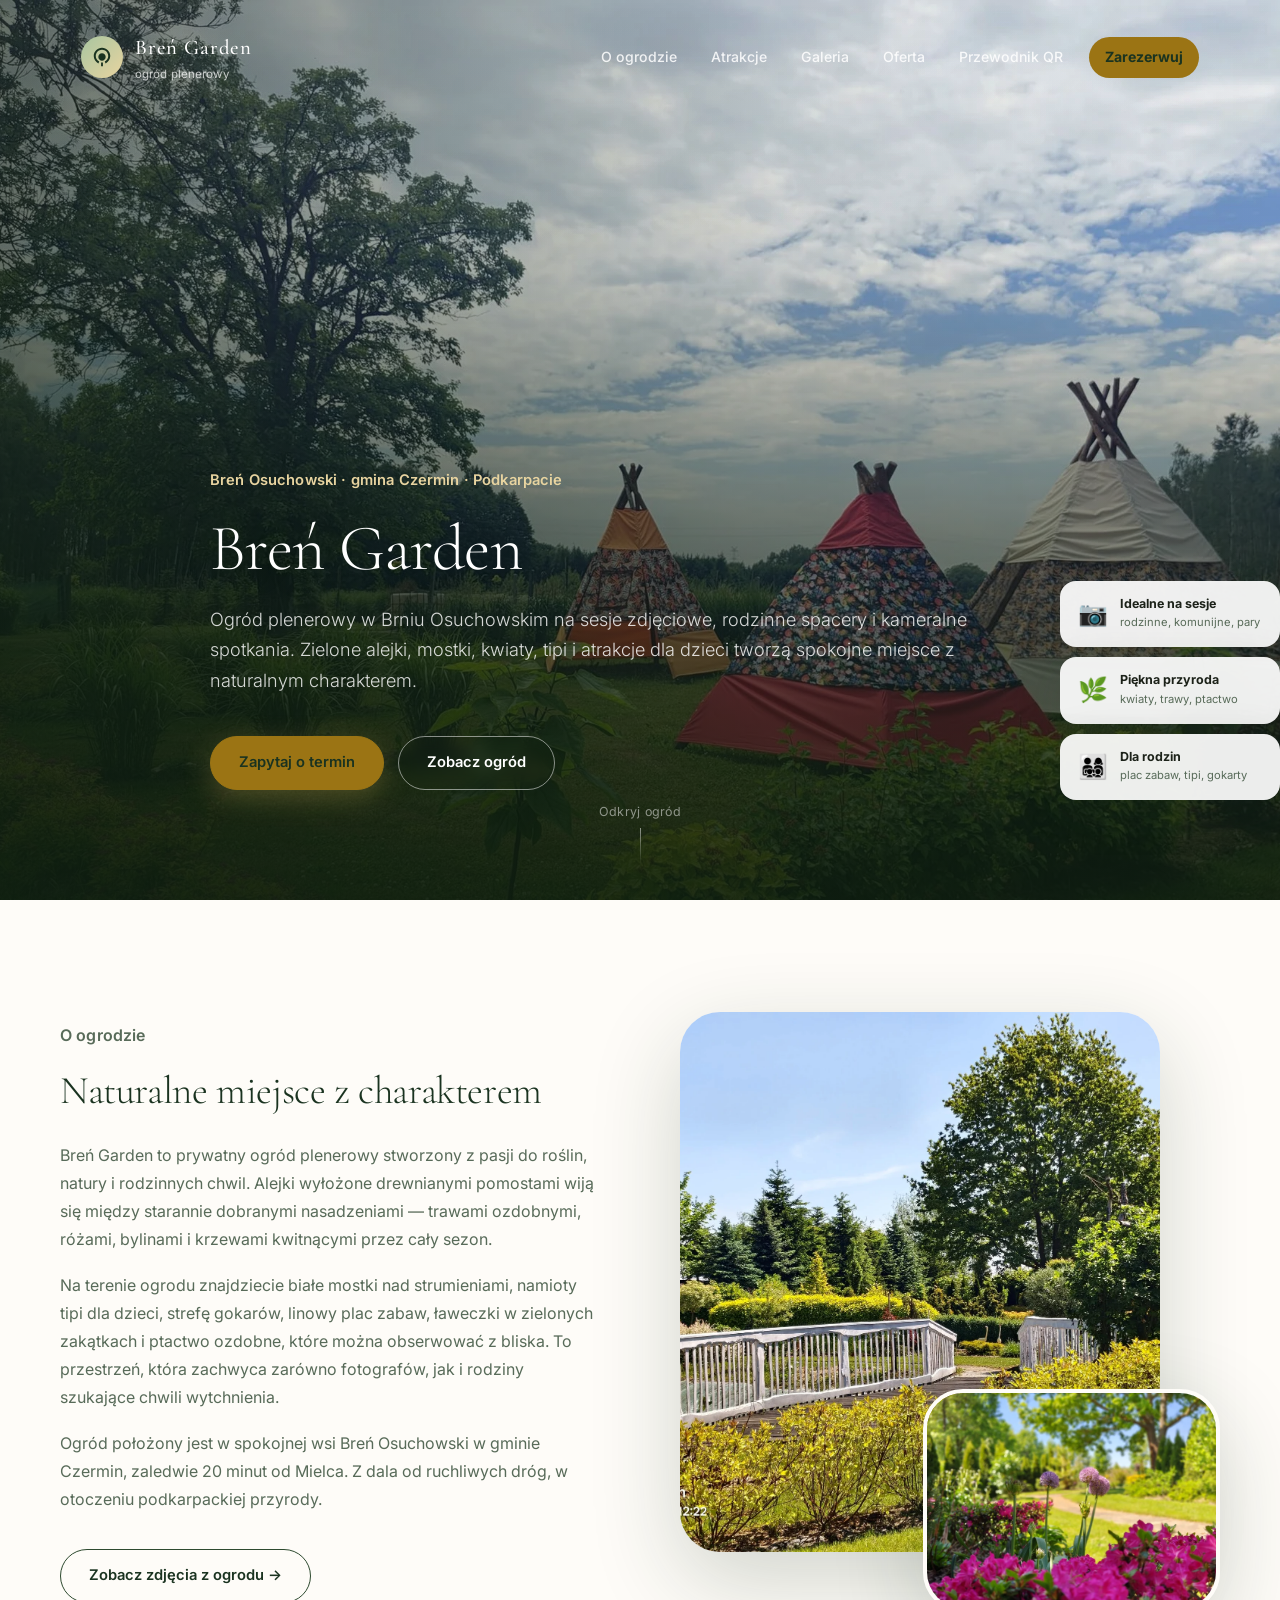
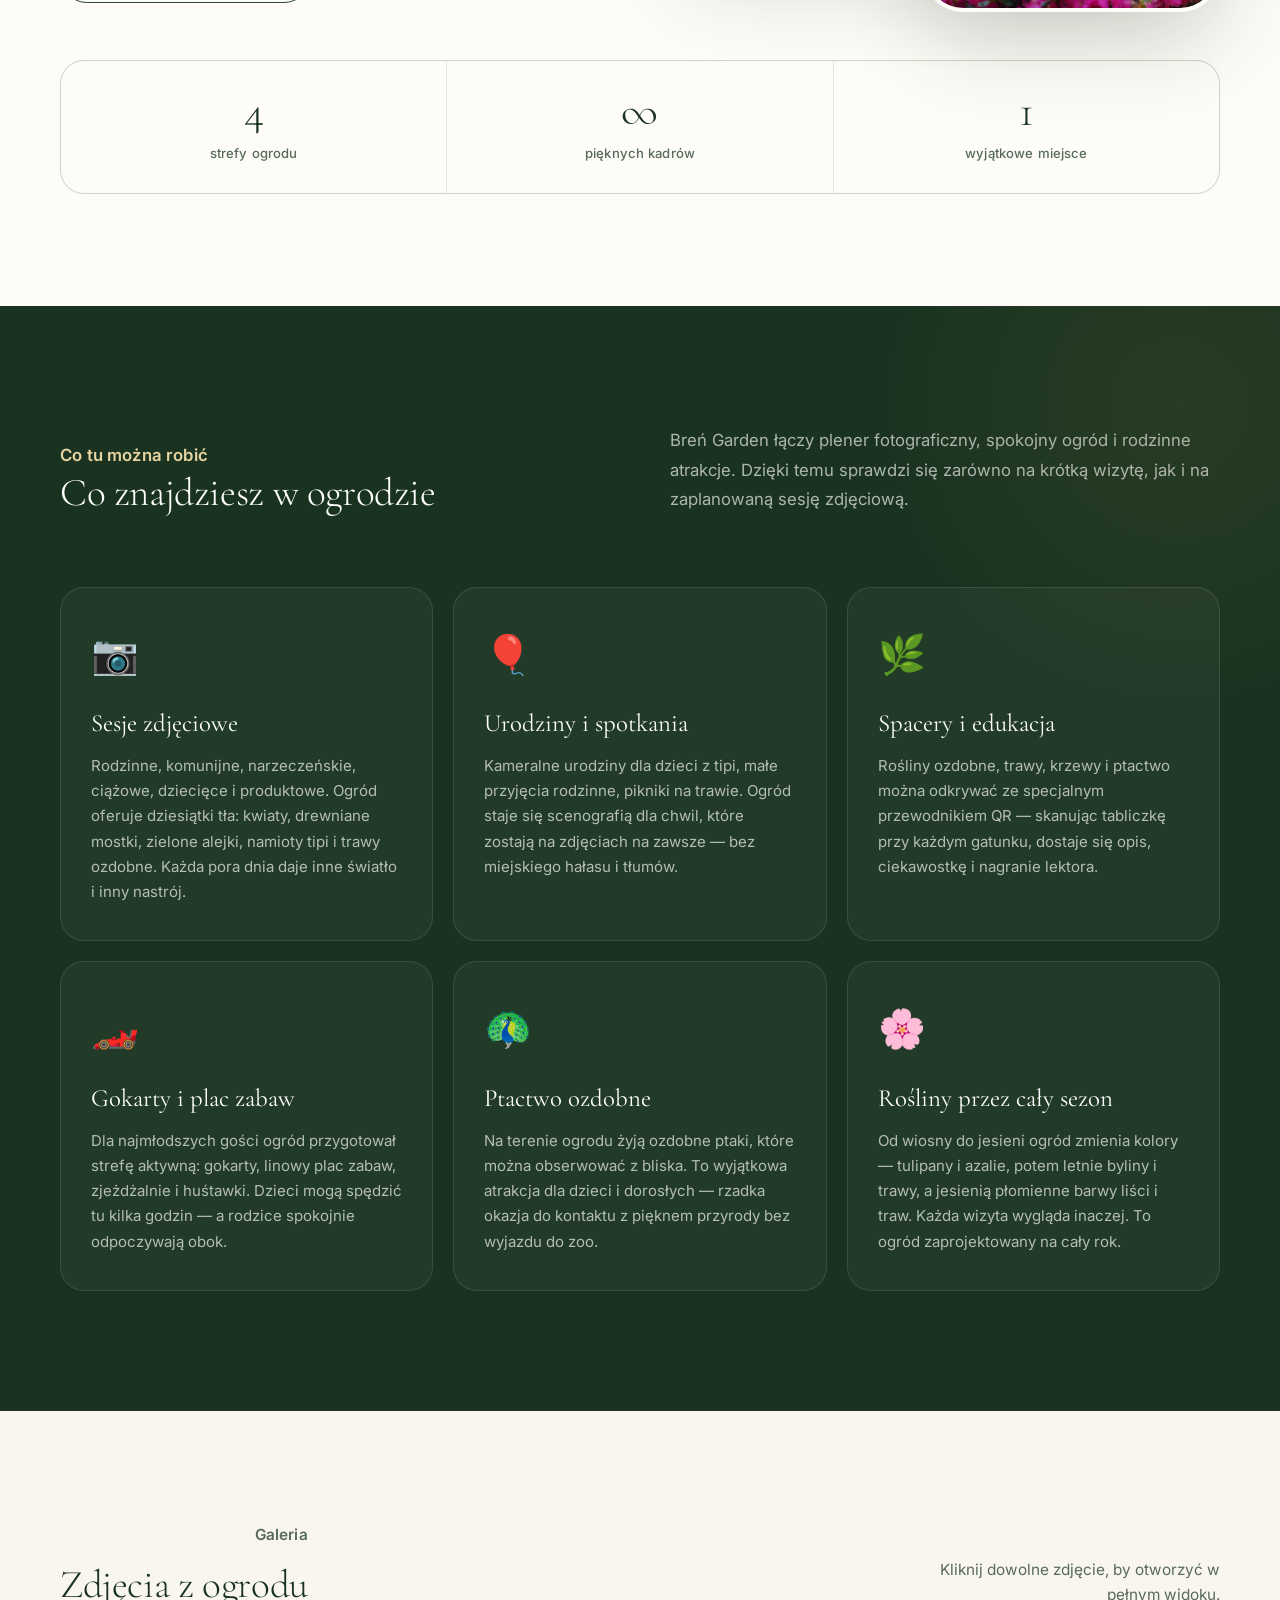
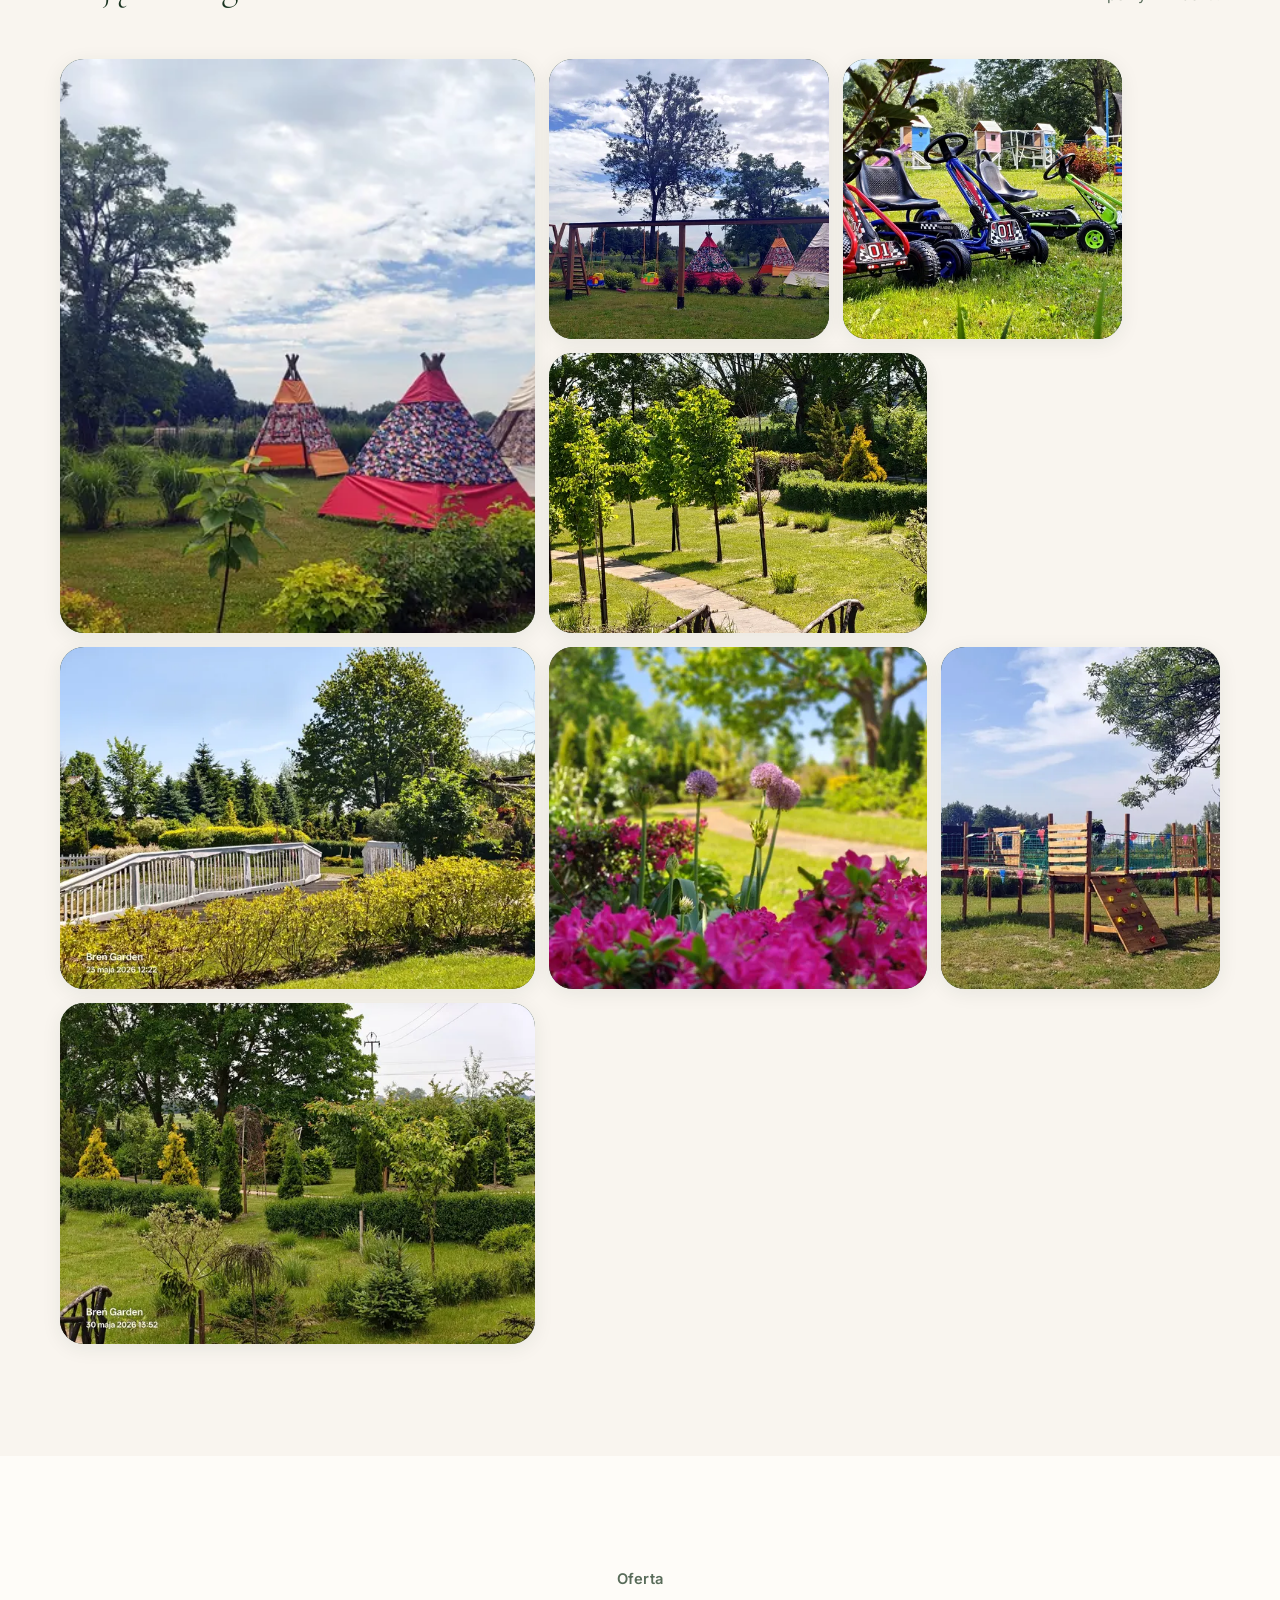
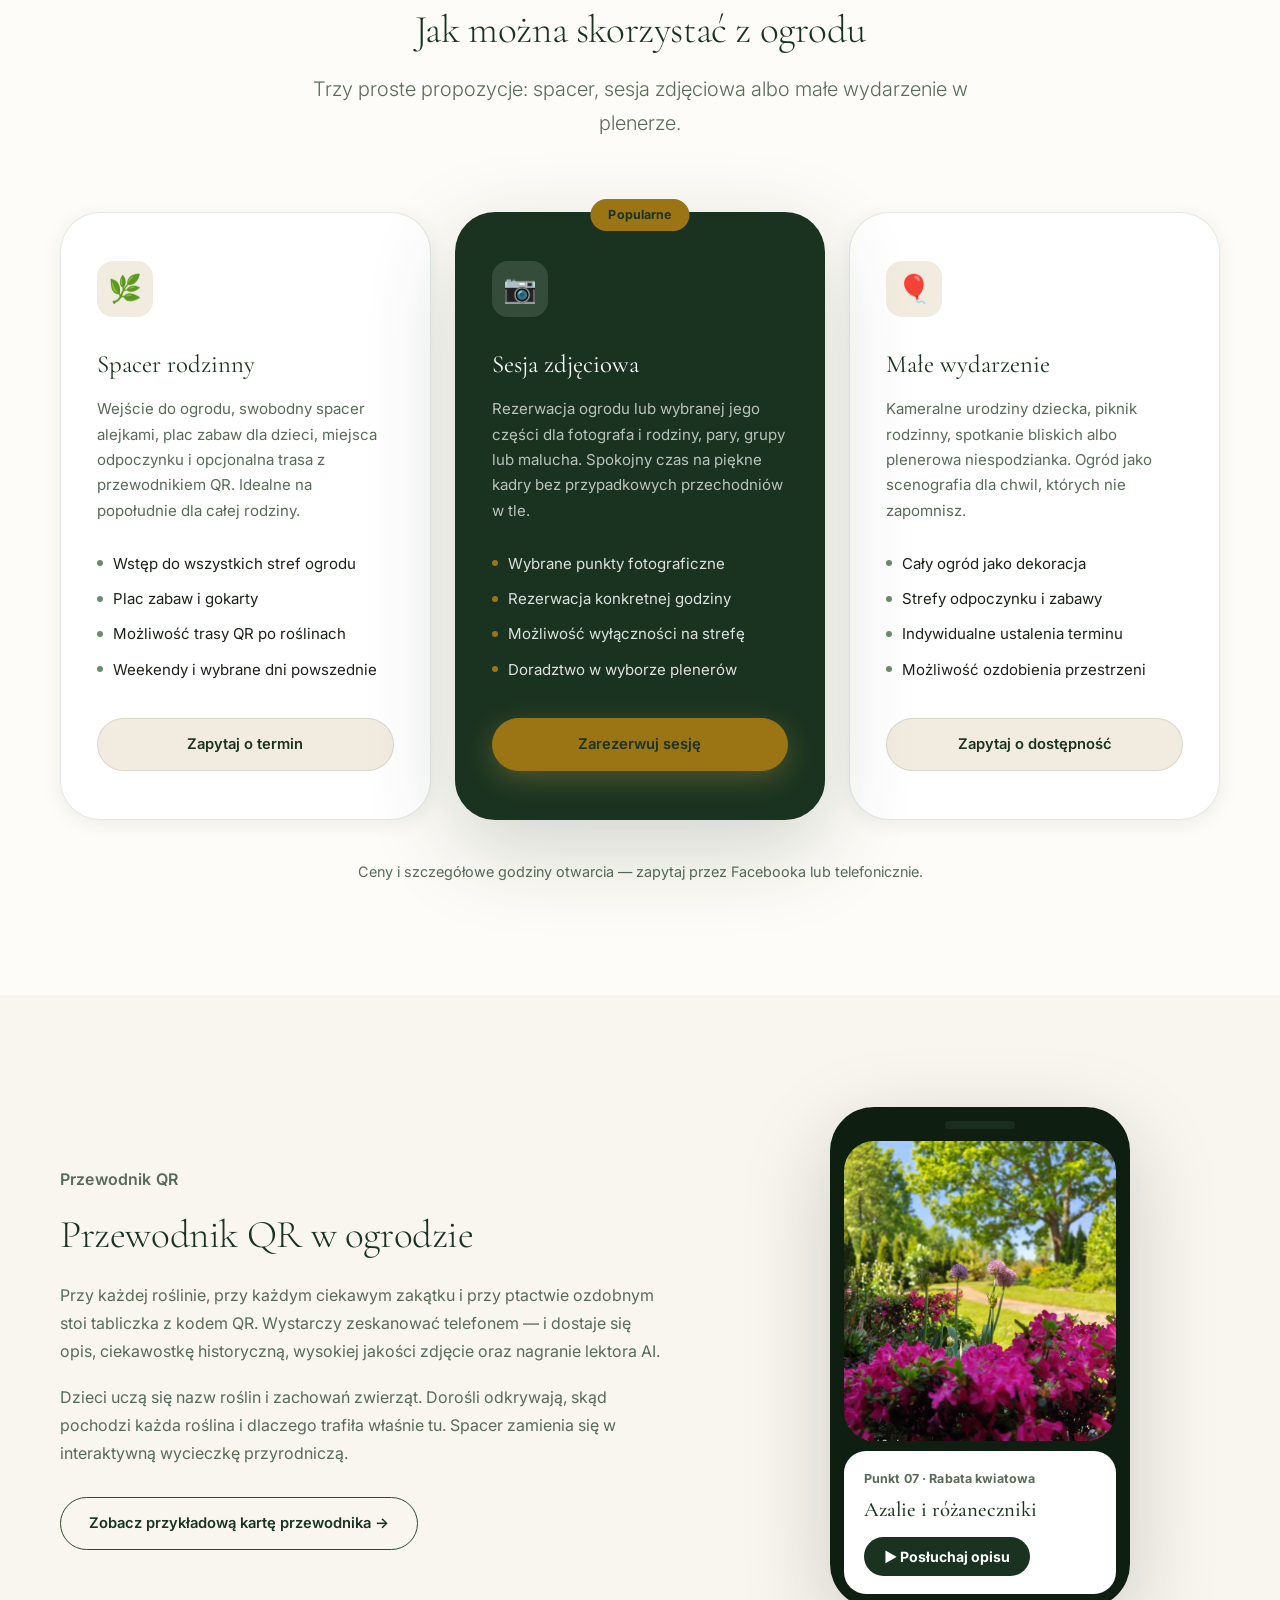
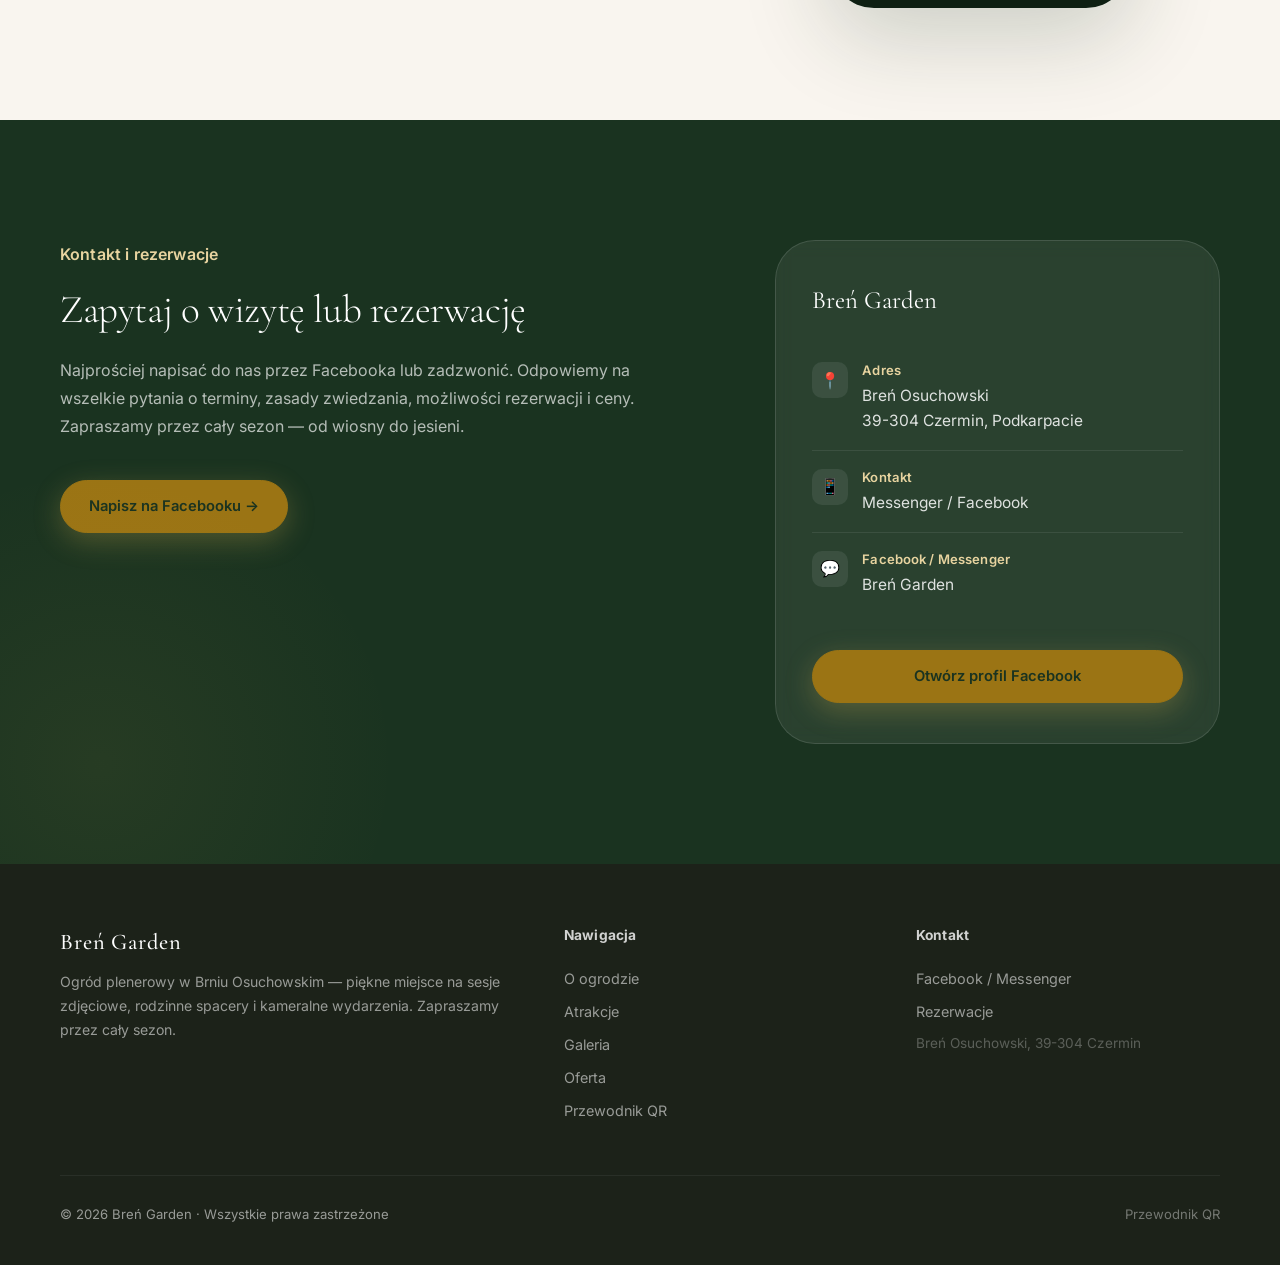
<file: index.html>
<!doctype html>
<html lang="pl">
<head>
  <meta charset="utf-8">
  <meta name="viewport" content="width=device-width, initial-scale=1">
  <title>Breń Garden – ogród plenerowy, sesje zdjęciowe i spacery</title>
  <meta name="description" content="Breń Garden w Brniu Osuchowskim — malowniczy ogród z alejkami, kwiatami, tipi, placem zabaw i ptactwem ozdobnym. Idealne miejsce na sesje zdjęciowe, spacery rodzinne i kameralne wydarzenia.">
  <meta name="theme-color" content="#1a3320">
  <link rel="canonical" href="https://bren-garden.github.io/">
  <meta property="og:type" content="website">
  <meta property="og:url" content="https://bren-garden.github.io/">
  <meta property="og:title" content="Breń Garden – ogród plenerowy na Podkarpaciu">
  <meta property="og:description" content="Alejki, mostki, kwiaty, tipi i zielone zakątki. Ogród jak z bajki, 20 minut od Mielca.">
  <meta property="og:image" content="https://bren-garden.github.io/assets/img/og-cover.webp">
  <meta name="twitter:card" content="summary_large_image">
  <link rel="icon" href="assets/icons/leaf.svg" type="image/svg+xml">
  <link rel="preconnect" href="https://fonts.googleapis.com">
  <link rel="preconnect" href="https://fonts.gstatic.com" crossorigin>
  <link href="https://fonts.googleapis.com/css2?family=Cormorant+Garamond:ital,wght@0,300;0,400;0,500;0,600;1,300;1,400&family=Inter:wght@300;400;500;600;700&display=swap" rel="stylesheet">
  <link rel="stylesheet" href="css/style.css">
  <script type="application/ld+json">
  {
    "@context": "https://schema.org",
    "@type": "TouristAttraction",
    "name": "Breń Garden",
    "description": "Ogród plenerowy do spacerów, sesji zdjęciowych i kameralnych wydarzeń rodzinnych.",
    "address": {
      "@type": "PostalAddress",
      "addressLocality": "Breń Osuchowski",
      "postalCode": "39-304",
      "addressCountry": "PL"
    },
    "url": "https://bren-garden.github.io/",
    "image": "https://bren-garden.github.io/assets/img/og-cover.webp",
    "sameAs": ["https://www.facebook.com/p/Bre%C5%84-Garden-61556563711316/"]
  }
  </script>
</head>
<body>

  <!-- ── Header ───────────────────────────────────────────────────── -->
  <header class="site-header" data-header>
    <div class="header-inner">
      <a class="brand" href="#start" aria-label="Breń Garden — strona główna">
        <div class="brand-mark">
          <svg viewBox="0 0 24 24" xmlns="http://www.w3.org/2000/svg">
            <path d="M12 2C7 2 3 6 3 11c0 3.5 2 6.5 5 8l1-2c-2.3-1.2-3.8-3.5-3.8-6C5.2 7.1 8.2 4 12 4c3.8 0 6.8 3.1 6.8 7 0 2.5-1.5 4.8-3.8 6l1 2c3-1.5 5-4.5 5-8 0-5-4-9-9-9z"/>
            <path d="M12 8c-2.2 0-4 1.8-4 4s1.8 4 4 4 4-1.8 4-4-1.8-4-4-4z"/>
            <path d="M11 22h2v-4h-2z"/>
          </svg>
        </div>
        <div>
          <div class="brand-name">Breń Garden</div>
          <div class="brand-sub">ogród plenerowy</div>
        </div>
      </a>
      <button type="button" class="nav-toggle" data-nav-toggle aria-controls="menu-glowne" aria-expanded="false" aria-label="Otwórz menu">☰</button>
      <nav class="main-nav" id="menu-glowne" data-nav>
        <a href="#ogrod">O ogrodzie</a>
        <a href="#atrakcje">Atrakcje</a>
        <a href="#galeria">Galeria</a>
        <a href="#oferta">Oferta</a>
        <a href="#qr">Przewodnik QR</a>
        <a href="#kontakt" class="nav-cta">Zarezerwuj</a>
      </nav>
    </div>
  </header>

  <!-- ── Hero ─────────────────────────────────────────────────────── -->
  <section class="hero" id="start" data-hero>
    <picture>
      <source media="(max-width: 700px)" srcset="assets/img/mobile-hero.webp">
      <img src="assets/img/hero.webp" width="2200" height="1250" alt="Zielone alejki i namioty tipi w Breń Garden" class="hero-bg" fetchpriority="high" decoding="async">
    </picture>
    <div class="hero-gradient"></div>

    <div class="hero-content wrap">
      <p class="eyebrow">Breń Osuchowski · gmina Czermin · Podkarpacie</p>
      <h1 class="display">Breń Garden</h1>
      <p class="lead">
        Ogród plenerowy w Brniu Osuchowskim na sesje zdjęciowe, rodzinne spacery i kameralne spotkania. Zielone alejki, mostki, kwiaty, tipi i atrakcje dla dzieci tworzą spokojne miejsce z naturalnym charakterem.
      </p>
      <div class="hero-actions">
        <a class="btn btn-gold" href="#kontakt">Zapytaj o termin</a>
        <a class="btn btn-outline" href="#galeria">Zobacz ogród</a>
      </div>
    </div>

    <div class="hero-badges wrap">
      <div class="hero-badge">
        <span class="badge-icon">📷</span>
        <div>
          <div class="badge-label">Idealne na sesje</div>
          <div class="badge-sub">rodzinne, komunijne, pary</div>
        </div>
      </div>
      <div class="hero-badge">
        <span class="badge-icon">🌿</span>
        <div>
          <div class="badge-label">Piękna przyroda</div>
          <div class="badge-sub">kwiaty, trawy, ptactwo</div>
        </div>
      </div>
      <div class="hero-badge">
        <span class="badge-icon">👨‍👩‍👧‍👦</span>
        <div>
          <div class="badge-label">Dla rodzin</div>
          <div class="badge-sub">plac zabaw, tipi, gokarty</div>
        </div>
      </div>
    </div>

    <div class="scroll-hint" aria-hidden="true">Odkryj ogród</div>
  </section>

  <!-- ── About ─────────────────────────────────────────────────────── -->
  <section class="section-about" id="ogrod">
    <div class="wrap">
      <div class="about-grid">
        <div class="about-text">
          <p class="eyebrow">O ogrodzie</p>
          <h2 class="display">Naturalne miejsce z charakterem</h2>
          <p>
            Breń Garden to prywatny ogród plenerowy stworzony z pasji do roślin, natury i rodzinnych chwil. Alejki wyłożone drewnianymi pomostami wiją się między starannie dobranymi nasadzeniami — trawami ozdobnymi, różami, bylinami i krzewami kwitnącymi przez cały sezon.
          </p>
          <p>
            Na terenie ogrodu znajdziecie białe mostki nad strumieniami, namioty tipi dla dzieci, strefę gokarów, linowy plac zabaw, ławeczki w zielonych zakątkach i ptactwo ozdobne, które można obserwować z bliska. To przestrzeń, która zachwyca zarówno fotografów, jak i rodziny szukające chwili wytchnienia.
          </p>
          <p>
            Ogród położony jest w spokojnej wsi Breń Osuchowski w gminie Czermin, zaledwie 20 minut od Mielca. Z dala od ruchliwych dróg, w otoczeniu podkarpackiej przyrody.
          </p>
          <a class="btn btn-ghost" href="#galeria">Zobacz zdjęcia z ogrodu →</a>
        </div>
        <div class="about-image-stack">
          <div class="about-img-main">
            <img src="assets/img/bialy-most-ogrod.webp" width="1900" height="1425" alt="Biały mostek i alejka w Breń Garden" loading="lazy" decoding="async">
          </div>
          <div class="about-img-accent">
            <img src="assets/img/kwiaty-rozowe.webp" width="1425" height="1900" alt="Kolorowe kwiaty w ogrodzie" loading="lazy" decoding="async">
          </div>
        </div>
      </div>

      <div class="about-stat-strip">
        <div class="stat-item">
          <span class="stat-num">4</span>
          <span class="stat-label">strefy ogrodu</span>
        </div>
        <div class="stat-item">
          <span class="stat-num">∞</span>
          <span class="stat-label">pięknych kadrów</span>
        </div>
        <div class="stat-item">
          <span class="stat-num">1</span>
          <span class="stat-label">wyjątkowe miejsce</span>
        </div>
      </div>
    </div>
  </section>

  <!-- ── Experience (dark) ─────────────────────────────────────────── -->
  <section class="section-experience" id="atrakcje">
    <div class="wrap">
      <div class="exp-header">
        <div>
          <p class="eyebrow">Co tu można robić</p>
          <h2 class="display">Co znajdziesz w ogrodzie</h2>
        </div>
        <p>Breń Garden łączy plener fotograficzny, spokojny ogród i rodzinne atrakcje. Dzięki temu sprawdzi się zarówno na krótką wizytę, jak i na zaplanowaną sesję zdjęciową.</p>
      </div>

      <div class="exp-cards">
        <article class="exp-card">
          <span class="exp-icon">📷</span>
          <h3>Sesje zdjęciowe</h3>
          <p>Rodzinne, komunijne, narzeczeńskie, ciążowe, dziecięce i produktowe. Ogród oferuje dziesiątki tła: kwiaty, drewniane mostki, zielone alejki, namioty tipi i trawy ozdobne. Każda pora dnia daje inne światło i inny nastrój.</p>
        </article>
        <article class="exp-card">
          <span class="exp-icon">🎈</span>
          <h3>Urodziny i spotkania</h3>
          <p>Kameralne urodziny dla dzieci z tipi, małe przyjęcia rodzinne, pikniki na trawie. Ogród staje się scenografią dla chwil, które zostają na zdjęciach na zawsze — bez miejskiego hałasu i tłumów.</p>
        </article>
        <article class="exp-card">
          <span class="exp-icon">🌿</span>
          <h3>Spacery i edukacja</h3>
          <p>Rośliny ozdobne, trawy, krzewy i ptactwo można odkrywać ze specjalnym przewodnikiem QR — skanując tabliczkę przy każdym gatunku, dostaje się opis, ciekawostkę i nagranie lektora.</p>
        </article>
        <article class="exp-card">
          <span class="exp-icon">🏎️</span>
          <h3>Gokarty i plac zabaw</h3>
          <p>Dla najmłodszych gości ogród przygotował strefę aktywną: gokarty, linowy plac zabaw, zjeżdżalnie i huśtawki. Dzieci mogą spędzić tu kilka godzin — a rodzice spokojnie odpoczywają obok.</p>
        </article>
        <article class="exp-card">
          <span class="exp-icon">🦚</span>
          <h3>Ptactwo ozdobne</h3>
          <p>Na terenie ogrodu żyją ozdobne ptaki, które można obserwować z bliska. To wyjątkowa atrakcja dla dzieci i dorosłych — rzadka okazja do kontaktu z pięknem przyrody bez wyjazdu do zoo.</p>
        </article>
        <article class="exp-card">
          <span class="exp-icon">🌸</span>
          <h3>Rośliny przez cały sezon</h3>
          <p>Od wiosny do jesieni ogród zmienia kolory — tulipany i azalie, potem letnie byliny i trawy, a jesienią płomienne barwy liści i traw. Każda wizyta wygląda inaczej. To ogród zaprojektowany na cały rok.</p>
        </article>
      </div>
    </div>
  </section>

  <!-- ── Gallery ───────────────────────────────────────────────────── -->
  <section class="section-gallery" id="galeria">
    <div class="wrap">
      <div class="gallery-header">
        <div>
          <p class="eyebrow">Galeria</p>
          <h2 class="display">Zdjęcia z ogrodu</h2>
        </div>
        <p>Kliknij dowolne zdjęcie, by otworzyć w pełnym widoku.</p>
      </div>
    </div>
    <div class="wrap">
      <div class="gallery-grid" data-gallery>
        <div class="g-item">
          <button type="button" class="gallery-item" data-idx="0" aria-label="Powiększ: Tipi i zielony ogród Breń Garden">
            <img src="assets/img/tipi-ogrod-thumb.webp" width="640" height="460" alt="Tipi i zielony ogród Breń Garden" loading="lazy" decoding="async">
            <div class="gallery-item-overlay"><span>Tipi i zielony ogród Breń Garden</span></div>
          </button>
        </div>
        <div class="g-item">
          <button type="button" class="gallery-item" data-idx="1" aria-label="Powiększ: Plac zabaw, huśtawki i namioty tipi">
            <img src="assets/img/plac-zabaw-tipi-thumb.webp" width="640" height="460" alt="Plac zabaw, huśtawki i namioty tipi" loading="lazy" decoding="async">
            <div class="gallery-item-overlay"><span>Plac zabaw, huśtawki i namioty tipi</span></div>
          </button>
        </div>
        <div class="g-item">
          <button type="button" class="gallery-item" data-idx="2" aria-label="Powiększ: Gokarty dla dzieci i domki ogrodowe">
            <img src="assets/img/gokarty-domki-thumb.webp" width="640" height="460" alt="Gokarty dla dzieci i domki ogrodowe" loading="lazy" decoding="async">
            <div class="gallery-item-overlay"><span>Gokarty dla dzieci i domki ogrodowe</span></div>
          </button>
        </div>
        <div class="g-item">
          <button type="button" class="gallery-item" data-idx="3" aria-label="Powiększ: Mostek i alejka spacerowa">
            <img src="assets/img/mostek-alejka-thumb.webp" width="640" height="460" alt="Mostek i alejka spacerowa" loading="lazy" decoding="async">
            <div class="gallery-item-overlay"><span>Mostek i alejka spacerowa</span></div>
          </button>
        </div>
        <div class="g-item">
          <button type="button" class="gallery-item" data-idx="4" aria-label="Powiększ: Biały mostek i ozdobne nasadzenia">
            <img src="assets/img/bialy-most-ogrod-thumb.webp" width="640" height="460" alt="Biały mostek i ozdobne nasadzenia" loading="lazy" decoding="async">
            <div class="gallery-item-overlay"><span>Biały mostek i ozdobne nasadzenia</span></div>
          </button>
        </div>
        <div class="g-item">
          <button type="button" class="gallery-item" data-idx="5" aria-label="Powiększ: Kolorowe kwiaty w ogrodzie">
            <img src="assets/img/kwiaty-rozowe-thumb.webp" width="640" height="460" alt="Kolorowe kwiaty w ogrodzie" loading="lazy" decoding="async">
            <div class="gallery-item-overlay"><span>Kolorowe kwiaty w ogrodzie</span></div>
          </button>
        </div>
        <div class="g-item">
          <button type="button" class="gallery-item" data-idx="6" aria-label="Powiększ: Drewniany plac zabaw i trasa linowa">
            <img src="assets/img/plac-zabaw-linowy-thumb.webp" width="640" height="460" alt="Drewniany plac zabaw i trasa linowa" loading="lazy" decoding="async">
            <div class="gallery-item-overlay"><span>Drewniany plac zabaw i trasa linowa</span></div>
          </button>
        </div>
        <div class="g-item">
          <button type="button" class="gallery-item" data-idx="7" aria-label="Powiększ: Zielone alejki i kompozycje roślinne">
            <img src="assets/img/zielone-alejki-thumb.webp" width="640" height="460" alt="Zielone alejki i kompozycje roślinne" loading="lazy" decoding="async">
            <div class="gallery-item-overlay"><span>Zielone alejki i kompozycje roślinne</span></div>
          </button>
        </div>
      </div>
    </div>
  </section>

  <!-- ── Offer / Pricing ───────────────────────────────────────────── -->
  <section class="section-offer" id="oferta">
    <div class="wrap">
      <div class="offer-header">
        <p class="eyebrow">Oferta</p>
        <h2 class="display">Jak można skorzystać z ogrodu</h2>
        <p class="lead">Trzy proste propozycje: spacer, sesja zdjęciowa albo małe wydarzenie w plenerze.</p>
      </div>

      <div class="pricing-cards">
        <article class="pricing-card">
          <div class="card-icon">🌿</div>
          <h3>Spacer rodzinny</h3>
          <p>Wejście do ogrodu, swobodny spacer alejkami, plac zabaw dla dzieci, miejsca odpoczynku i opcjonalna trasa z przewodnikiem QR. Idealne na popołudnie dla całej rodziny.</p>
          <ul class="pricing-features">
            <li>Wstęp do wszystkich stref ogrodu</li>
            <li>Plac zabaw i gokarty</li>
            <li>Możliwość trasy QR po roślinach</li>
            <li>Weekendy i wybrane dni powszednie</li>
          </ul>
          <a class="btn" href="#kontakt">Zapytaj o termin</a>
        </article>

        <article class="pricing-card featured">
          <div class="card-icon">📷</div>
          <h3>Sesja zdjęciowa</h3>
          <p>Rezerwacja ogrodu lub wybranej jego części dla fotografa i rodziny, pary, grupy lub malucha. Spokojny czas na piękne kadry bez przypadkowych przechodniów w tle.</p>
          <ul class="pricing-features">
            <li>Wybrane punkty fotograficzne</li>
            <li>Rezerwacja konkretnej godziny</li>
            <li>Możliwość wyłączności na strefę</li>
            <li>Doradztwo w wyborze plenerów</li>
          </ul>
          <a class="btn btn-gold" href="#kontakt">Zarezerwuj sesję</a>
        </article>

        <article class="pricing-card">
          <div class="card-icon">🎈</div>
          <h3>Małe wydarzenie</h3>
          <p>Kameralne urodziny dziecka, piknik rodzinny, spotkanie bliskich albo plenerowa niespodzianka. Ogród jako scenografia dla chwil, których nie zapomnisz.</p>
          <ul class="pricing-features">
            <li>Cały ogród jako dekoracja</li>
            <li>Strefy odpoczynku i zabawy</li>
            <li>Indywidualne ustalenia terminu</li>
            <li>Możliwość ozdobienia przestrzeni</li>
          </ul>
          <a class="btn" href="#kontakt">Zapytaj o dostępność</a>
        </article>
      </div>

      <p class="offer-note">Ceny i szczegółowe godziny otwarcia — zapytaj przez Facebooka lub telefonicznie.</p>
    </div>
  </section>

  <!-- ── QR Guide ──────────────────────────────────────────────────── -->
  <section class="section-qr" id="qr">
    <div class="wrap">
      <div class="qr-inner">
        <div class="qr-content">
          <p class="eyebrow">Przewodnik QR</p>
          <h2 class="display">Przewodnik QR w ogrodzie</h2>
          <p>
            Przy każdej roślinie, przy każdym ciekawym zakątku i przy ptactwie ozdobnym stoi tabliczka z kodem QR. Wystarczy zeskanować telefonem — i dostaje się opis, ciekawostkę historyczną, wysokiej jakości zdjęcie oraz nagranie lektora AI.
          </p>
          <p>
            Dzieci uczą się nazw roślin i zachowań zwierząt. Dorośli odkrywają, skąd pochodzi każda roślina i dlaczego trafiła właśnie tu. Spacer zamienia się w interaktywną wycieczkę przyrodniczą.
          </p>
          <a class="btn btn-ghost" href="przewodnik-qr.html">Zobacz przykładową kartę przewodnika →</a>
        </div>
        <div class="qr-visual">
          <div class="phone-wrap">
            <div class="phone-notch"></div>
            <img src="assets/img/kwiaty-rozowe.webp" width="1425" height="1900" alt="Kwiaty w Breń Garden" loading="lazy" decoding="async">
            <div class="phone-info">
              <small>Punkt 07 · Rabata kwiatowa</small>
              <strong>Azalie i różaneczniki</strong>
              <button type="button" class="phone-play">▶ Posłuchaj opisu</button>
            </div>
          </div>
        </div>
      </div>
    </div>
  </section>

  <!-- ── Contact ───────────────────────────────────────────────────── -->
  <section class="section-contact" id="kontakt">
    <div class="wrap">
      <div class="contact-inner">
        <div class="contact-text">
          <p class="eyebrow">Kontakt i rezerwacje</p>
          <h2 class="display">Zapytaj o wizytę lub rezerwację</h2>
          <p>
            Najprościej napisać do nas przez Facebooka lub zadzwonić. Odpowiemy na wszelkie pytania o terminy, zasady zwiedzania, możliwości rezerwacji i ceny. Zapraszamy przez cały sezon — od wiosny do jesieni.
          </p>
          <a class="btn btn-gold" href="https://www.facebook.com/p/Bre%C5%84-Garden-61556563711316/" target="_blank" rel="noopener">
            Napisz na Facebooku →
          </a>
        </div>
        <div class="contact-card">
          <h3>Breń Garden</h3>
          <div class="contact-row">
            <div class="contact-row-icon">📍</div>
            <div>
              <div class="contact-row-label">Adres</div>
              <div class="contact-row-value">Breń Osuchowski<br>39-304 Czermin, Podkarpacie</div>
            </div>
          </div>
          <div class="contact-row">
            <div class="contact-row-icon">📱</div>
            <div>
              <div class="contact-row-label">Kontakt</div>
              <div class="contact-row-value">Messenger / Facebook</div>
            </div>
          </div>
          <div class="contact-row">
            <div class="contact-row-icon">💬</div>
            <div>
              <div class="contact-row-label">Facebook / Messenger</div>
              <div class="contact-row-value">Breń Garden</div>
            </div>
          </div>
          <a class="btn btn-gold" style="width:100%;justify-content:center;margin-top:8px" href="https://www.facebook.com/p/Bre%C5%84-Garden-61556563711316/" target="_blank" rel="noopener">
            Otwórz profil Facebook
          </a>
        </div>
      </div>
    </div>
  </section>

  <!-- ── Footer ───────────────────────────────────────────────────── -->
  <footer class="site-footer">
    <div class="wrap">
      <div class="footer-grid">
        <div class="footer-brand">
          <div class="brand-name">Breń Garden</div>
          <p>Ogród plenerowy w Brniu Osuchowskim — piękne miejsce na sesje zdjęciowe, rodzinne spacery i kameralne wydarzenia. Zapraszamy przez cały sezon.</p>
        </div>
        <div class="footer-col">
          <h4>Nawigacja</h4>
          <a href="#ogrod">O ogrodzie</a>
          <a href="#atrakcje">Atrakcje</a>
          <a href="#galeria">Galeria</a>
          <a href="#oferta">Oferta</a>
          <a href="#qr">Przewodnik QR</a>
        </div>
        <div class="footer-col">
          <h4>Kontakt</h4>
          <a href="https://www.facebook.com/p/Bre%C5%84-Garden-61556563711316/" target="_blank" rel="noopener">Facebook / Messenger</a>
          <a href="#kontakt">Rezerwacje</a>
          <span style="opacity:.5;font-size:.85rem;padding:5px 0;display:block">Breń Osuchowski, 39-304 Czermin</span>
        </div>
      </div>
      <div class="footer-bottom">
        <span>© 2026 Breń Garden · Wszystkie prawa zastrzeżone</span>
        <a href="przewodnik-qr.html">Przewodnik QR</a>
      </div>
    </div>
  </footer>

  <!-- ── Lightbox ──────────────────────────────────────────────────── -->
  <dialog class="lightbox" data-lightbox>
    <button type="button" data-close aria-label="Zamknij">×</button>
    <img data-lightbox-img alt="">
    <p data-lightbox-caption></p>
  </dialog>

  <!-- ── Gallery data & scripts ───────────────────────────────────── -->
  <script>
  window.BREN_GALLERY = [
    { src:'assets/img/tipi-ogrod.webp',       thumb:'assets/img/tipi-ogrod-thumb.webp',       alt:'Tipi i zielony ogród Breń Garden' },
    { src:'assets/img/plac-zabaw-tipi.webp',  thumb:'assets/img/plac-zabaw-tipi-thumb.webp',  alt:'Plac zabaw, huśtawki i namioty tipi' },
    { src:'assets/img/gokarty-domki.webp',    thumb:'assets/img/gokarty-domki-thumb.webp',    alt:'Gokarty dla dzieci i domki ogrodowe' },
    { src:'assets/img/mostek-alejka.webp',    thumb:'assets/img/mostek-alejka-thumb.webp',    alt:'Mostek i alejka spacerowa' },
    { src:'assets/img/bialy-most-ogrod.webp', thumb:'assets/img/bialy-most-ogrod-thumb.webp', alt:'Biały mostek i ozdobne nasadzenia' },
    { src:'assets/img/kwiaty-rozowe.webp',    thumb:'assets/img/kwiaty-rozowe-thumb.webp',    alt:'Kolorowe kwiaty w ogrodzie' },
    { src:'assets/img/plac-zabaw-linowy.webp',thumb:'assets/img/plac-zabaw-linowy-thumb.webp',alt:'Drewniany plac zabaw i trasa linowa' },
    { src:'assets/img/zielone-alejki.webp',   thumb:'assets/img/zielone-alejki-thumb.webp',   alt:'Zielone alejki i kompozycje roślinne' }
  ];
  </script>
  <script src="js/app.js"></script>
  <script>
  // Hero parallax on load
  document.addEventListener('DOMContentLoaded', () => {
    setTimeout(() => document.querySelector('.hero')?.classList.add('loaded'), 50);
  });
  </script>
</body>
</html>
</file>
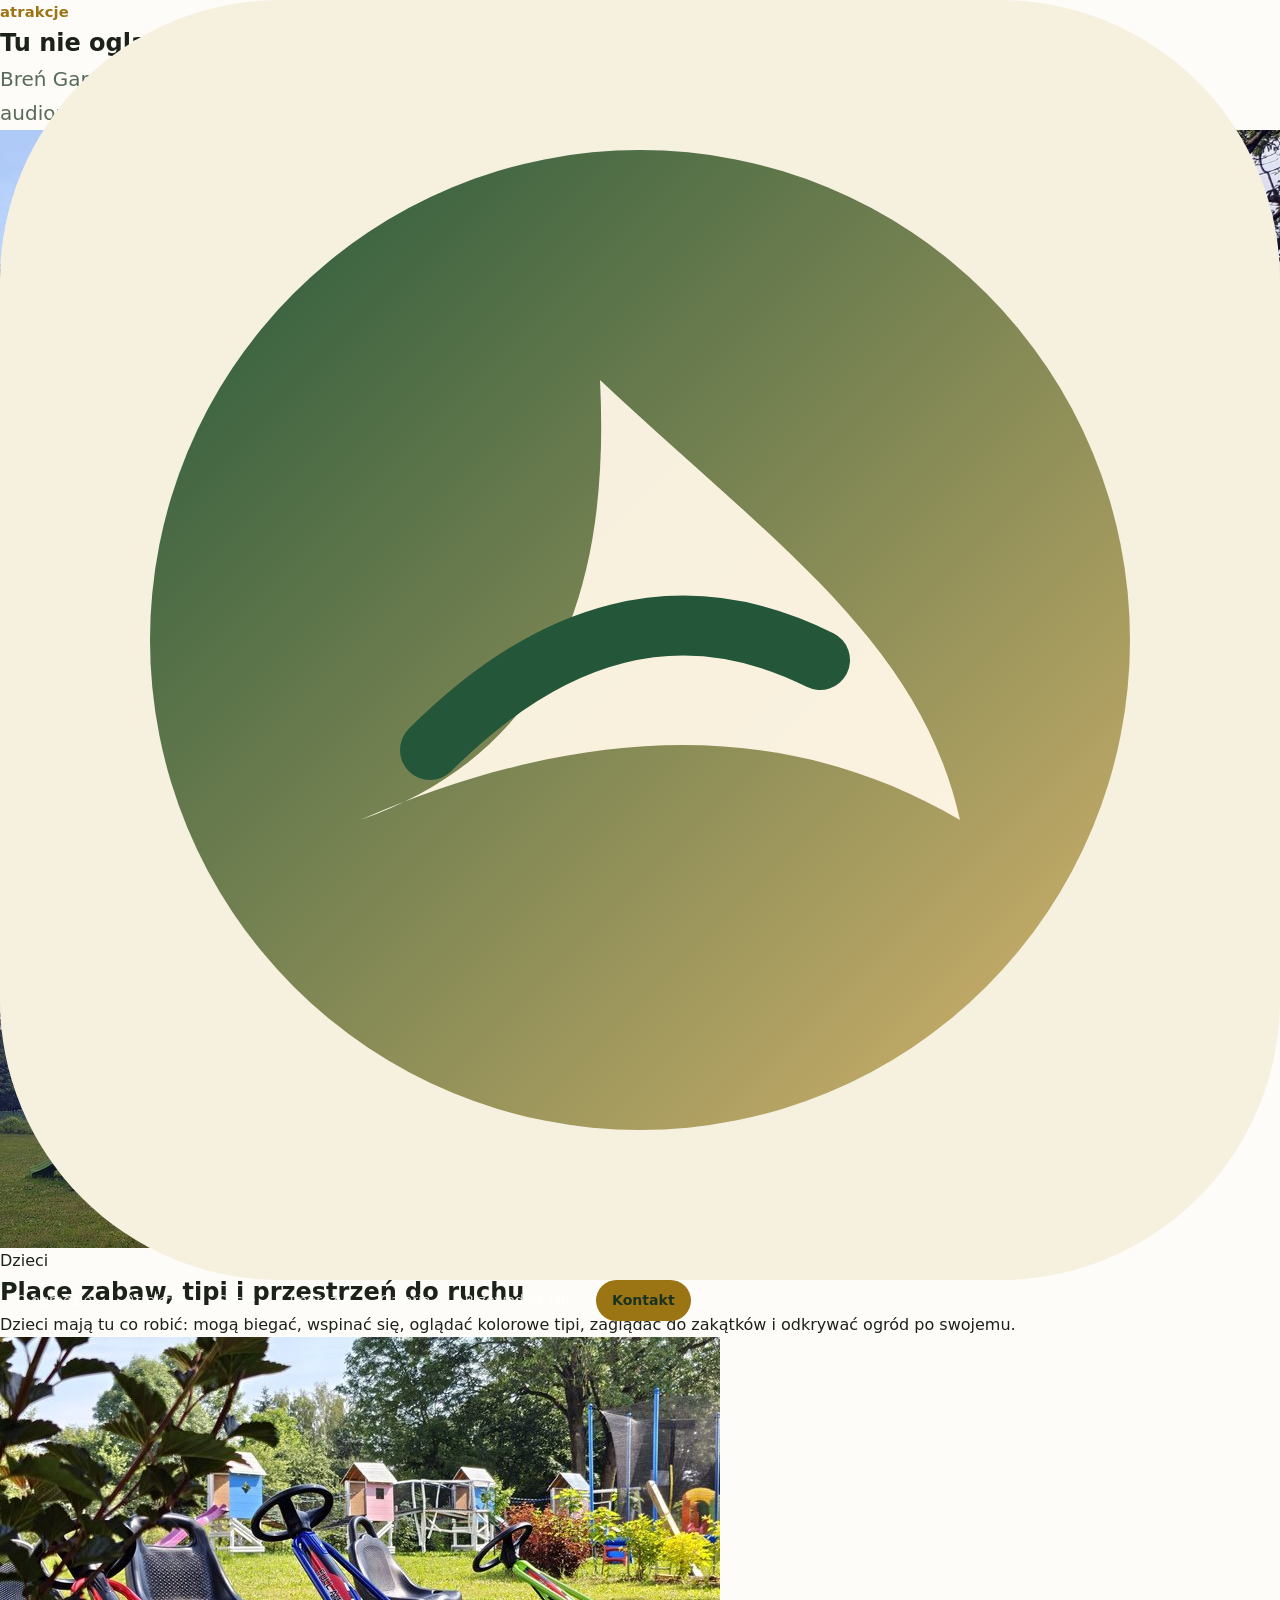
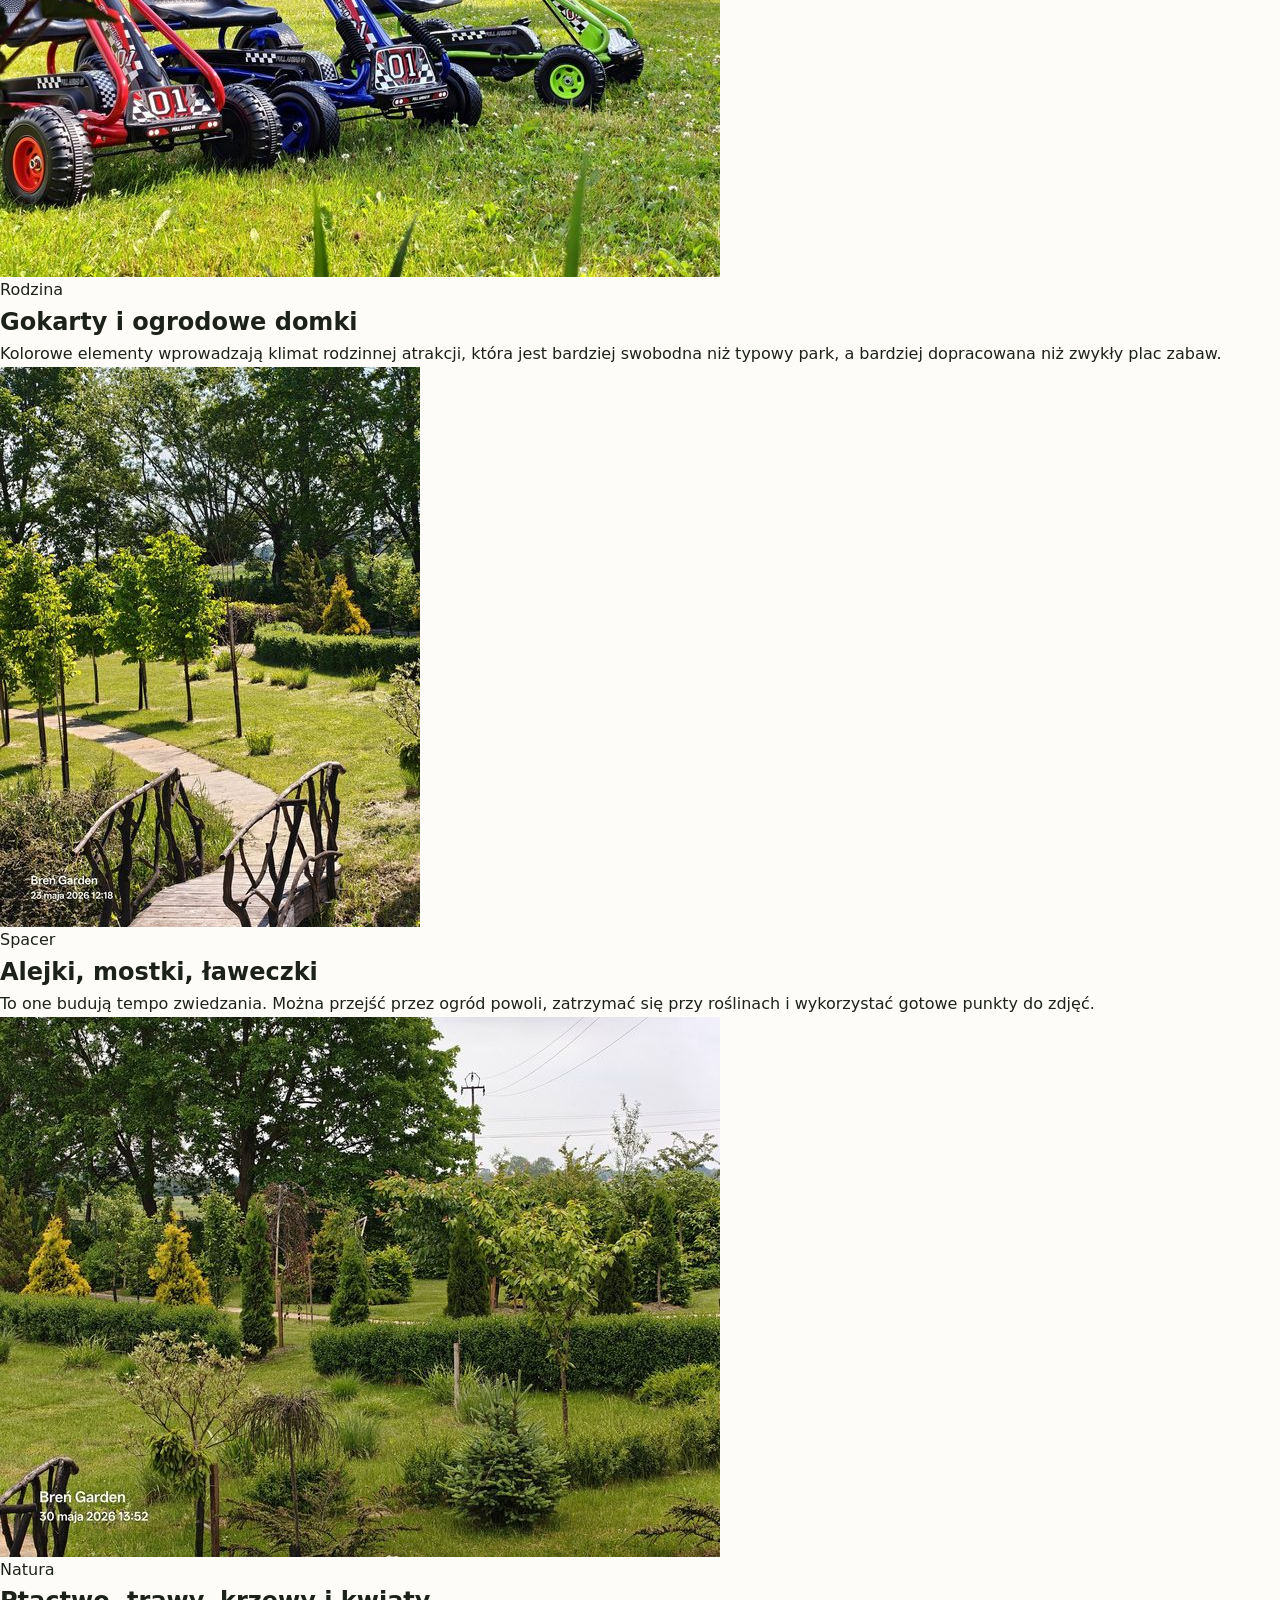
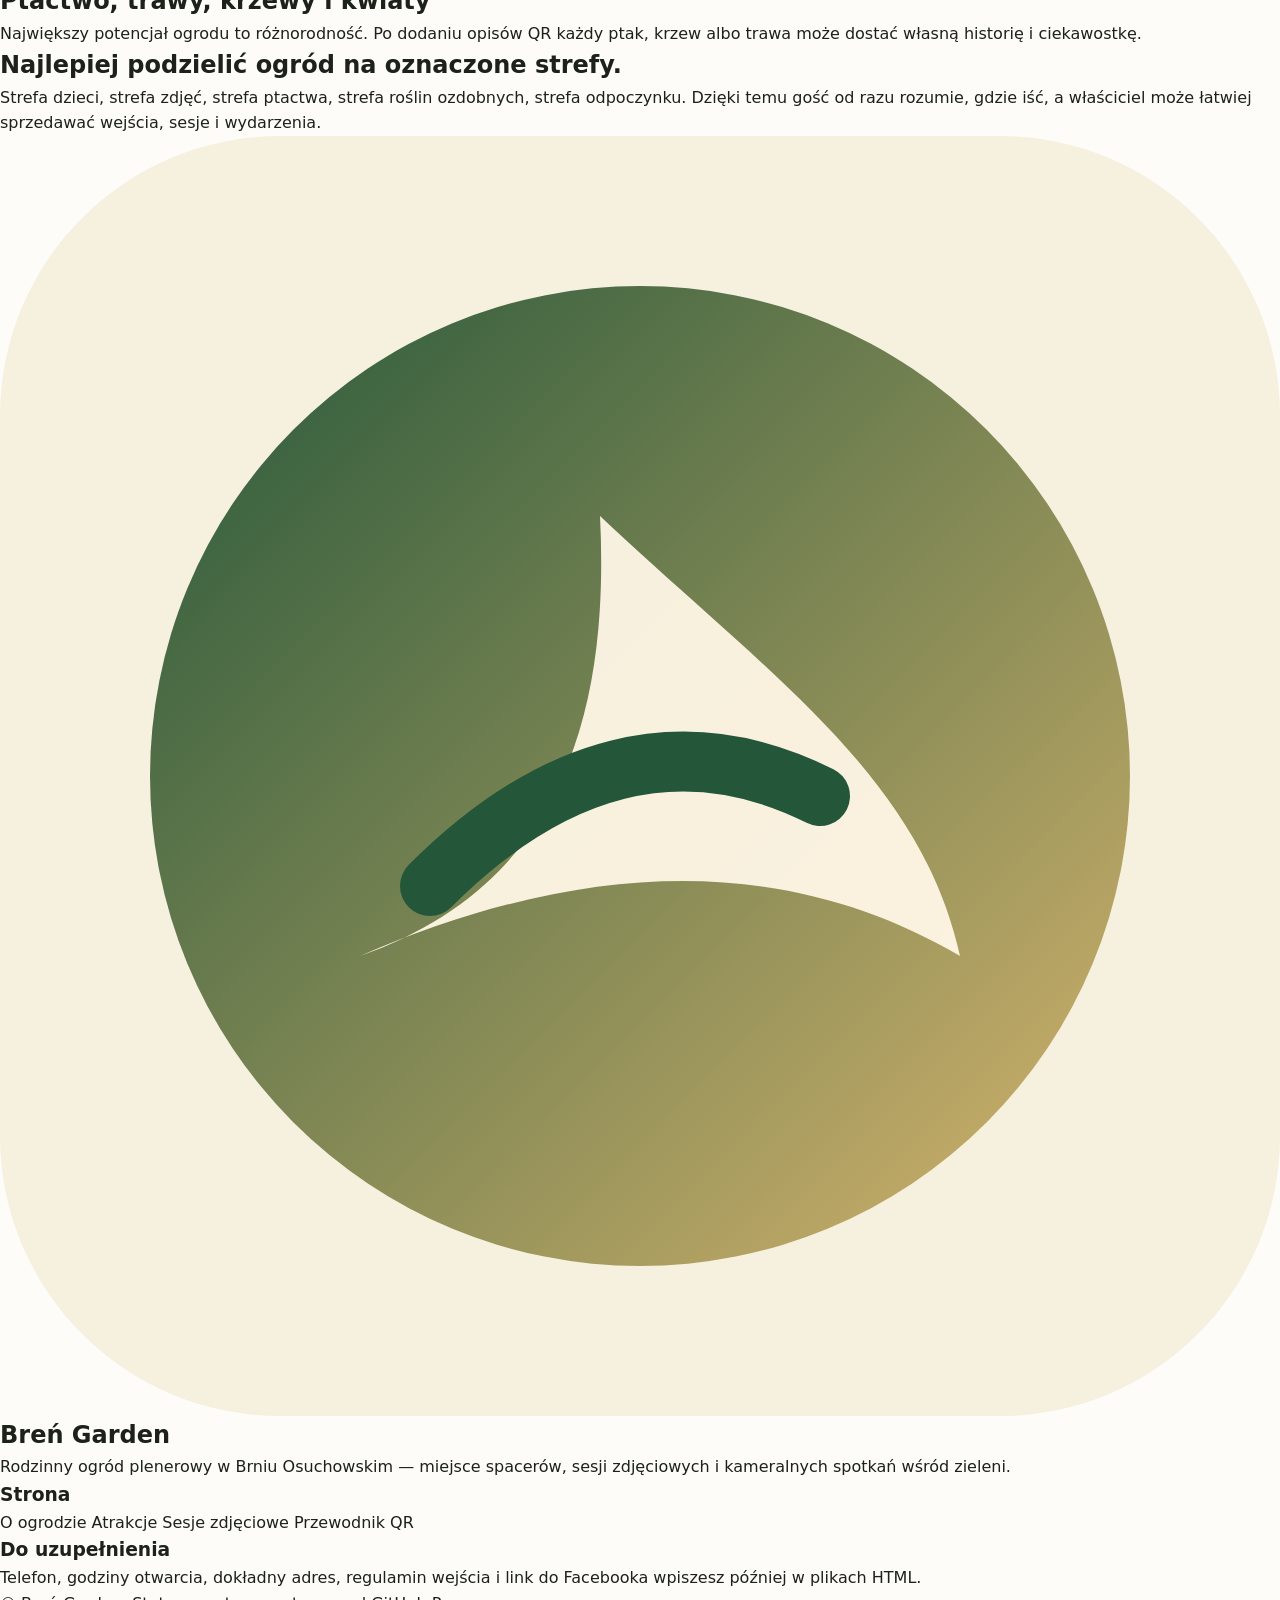
<file: atrakcje.html>
<!doctype html>
<html lang="pl">
<head>
  <meta charset="utf-8">
  <meta name="viewport" content="width=device-width, initial-scale=1">
  <title>Atrakcje — Breń Garden</title>
  <meta name="description" content="Atrakcje Breń Garden: rodzinny ogród, plac zabaw, tipi, gokarty, ptactwo, rośliny, alejki i mostki.">
  <meta property="og:title" content="Atrakcje — Breń Garden">
  <meta property="og:description" content="Atrakcje Breń Garden: rodzinny ogród, plac zabaw, tipi, gokarty, ptactwo, rośliny, alejki i mostki.">
  <meta property="og:image" content="./assets/img/tipi-ogrod.jpg">
  <link rel="icon" href="./assets/icons/logo.svg" type="image/svg+xml">
  <link rel="stylesheet" href="./css/style.css">
</head>
<body>

<header class="site-header" data-header>
  <a class="brand" href="./index.html" aria-label="Breń Garden - strona główna">
    <img src="./assets/icons/logo.svg" alt="" class="brand__mark">
    <span><strong>Breń Garden</strong><small>ogród • natura • chwile</small></span>
  </a>
  <button class="nav-toggle" data-nav-toggle aria-label="Otwórz menu" aria-expanded="false"><span></span><span></span><span></span></button>
  <nav class="main-nav" data-nav>
    <a href="./ogrod.html">O ogrodzie</a>
    <a href="./atrakcje.html">Atrakcje</a>
    <a href="./sesje.html">Sesje</a>
    <a href="./imprezy.html">Imprezy</a>
    <a href="./galeria.html">Galeria</a>
    <a href="./przewodnik-qr.html">Przewodnik QR</a>
    <a class="nav-cta" href="./kontakt.html">Kontakt</a>
  </nav>
</header>

<main>

<section class="page-hero page-hero--dark">
  <div>
    <p class="eyebrow">atrakcje</p>
    <h1>Tu nie ogląda się ogrodu zza płotu. Tu się po nim chodzi.</h1>
    <p class="lead">Breń Garden łączy ogród pokazowy, rodzinny plener i przyrodniczą ścieżkę, którą można rozwijać o opisy QR oraz audioprzewodnik.</p>
  </div>
  <img src="./assets/img/plac-zabaw-linowy.jpg" alt="Drewniany plac zabaw w Breń Garden">
</section>

<section class="section attraction-list">
  <article class="attraction reveal">
    <img src="./assets/img/plac-zabaw-tipi-thumb.jpg" alt="Plac zabaw">
    <div><span>Dzieci</span><h2>Place zabaw, tipi i przestrzeń do ruchu</h2><p>Dzieci mają tu co robić: mogą biegać, wspinać się, oglądać kolorowe tipi, zaglądać do zakątków i odkrywać ogród po swojemu.</p></div>
  </article>
  <article class="attraction reveal">
    <img src="./assets/img/gokarty-domki-thumb.jpg" alt="Gokarty">
    <div><span>Rodzina</span><h2>Gokarty i ogrodowe domki</h2><p>Kolorowe elementy wprowadzają klimat rodzinnej atrakcji, która jest bardziej swobodna niż typowy park, a bardziej dopracowana niż zwykły plac zabaw.</p></div>
  </article>
  <article class="attraction reveal">
    <img src="./assets/img/mostek-alejka-thumb.jpg" alt="Alejka i mostek">
    <div><span>Spacer</span><h2>Alejki, mostki, ławeczki</h2><p>To one budują tempo zwiedzania. Można przejść przez ogród powoli, zatrzymać się przy roślinach i wykorzystać gotowe punkty do zdjęć.</p></div>
  </article>
  <article class="attraction reveal">
    <img src="./assets/img/zielony-ogrod-thumb.jpg" alt="Zielone rośliny">
    <div><span>Natura</span><h2>Ptactwo, trawy, krzewy i kwiaty</h2><p>Największy potencjał ogrodu to różnorodność. Po dodaniu opisów QR każdy ptak, krzew albo trawa może dostać własną historię i ciekawostkę.</p></div>
  </article>
</section>

<section class="section cta-panel reveal">
  <h2>Najlepiej podzielić ogród na oznaczone strefy.</h2>
  <p>Strefa dzieci, strefa zdjęć, strefa ptactwa, strefa roślin ozdobnych, strefa odpoczynku. Dzięki temu gość od razu rozumie, gdzie iść, a właściciel może łatwiej sprzedawać wejścia, sesje i wydarzenia.</p>
</section>

</main>

<footer class="footer">
  <div class="footer__inner">
    <div>
      <img src="./assets/icons/logo.svg" alt="" class="footer__logo">
      <h2>Breń Garden</h2>
      <p>Rodzinny ogród plenerowy w Brniu Osuchowskim — miejsce spacerów, sesji zdjęciowych i kameralnych spotkań wśród zieleni.</p>
    </div>
    <div>
      <h3>Strona</h3>
      <a href="./ogrod.html">O ogrodzie</a>
      <a href="./atrakcje.html">Atrakcje</a>
      <a href="./sesje.html">Sesje zdjęciowe</a>
      <a href="./przewodnik-qr.html">Przewodnik QR</a>
    </div>
    <div>
      <h3>Do uzupełnienia</h3>
      <p>Telefon, godziny otwarcia, dokładny adres, regulamin wejścia i link do Facebooka wpiszesz później w plikach HTML.</p>
    </div>
  </div>
  <div class="footer__bottom">© Breń Garden. Statyczna strona gotowa pod GitHub Pages.</div>
</footer>

<script src="./js/app.js"></script>
</body>
</html>
</file>
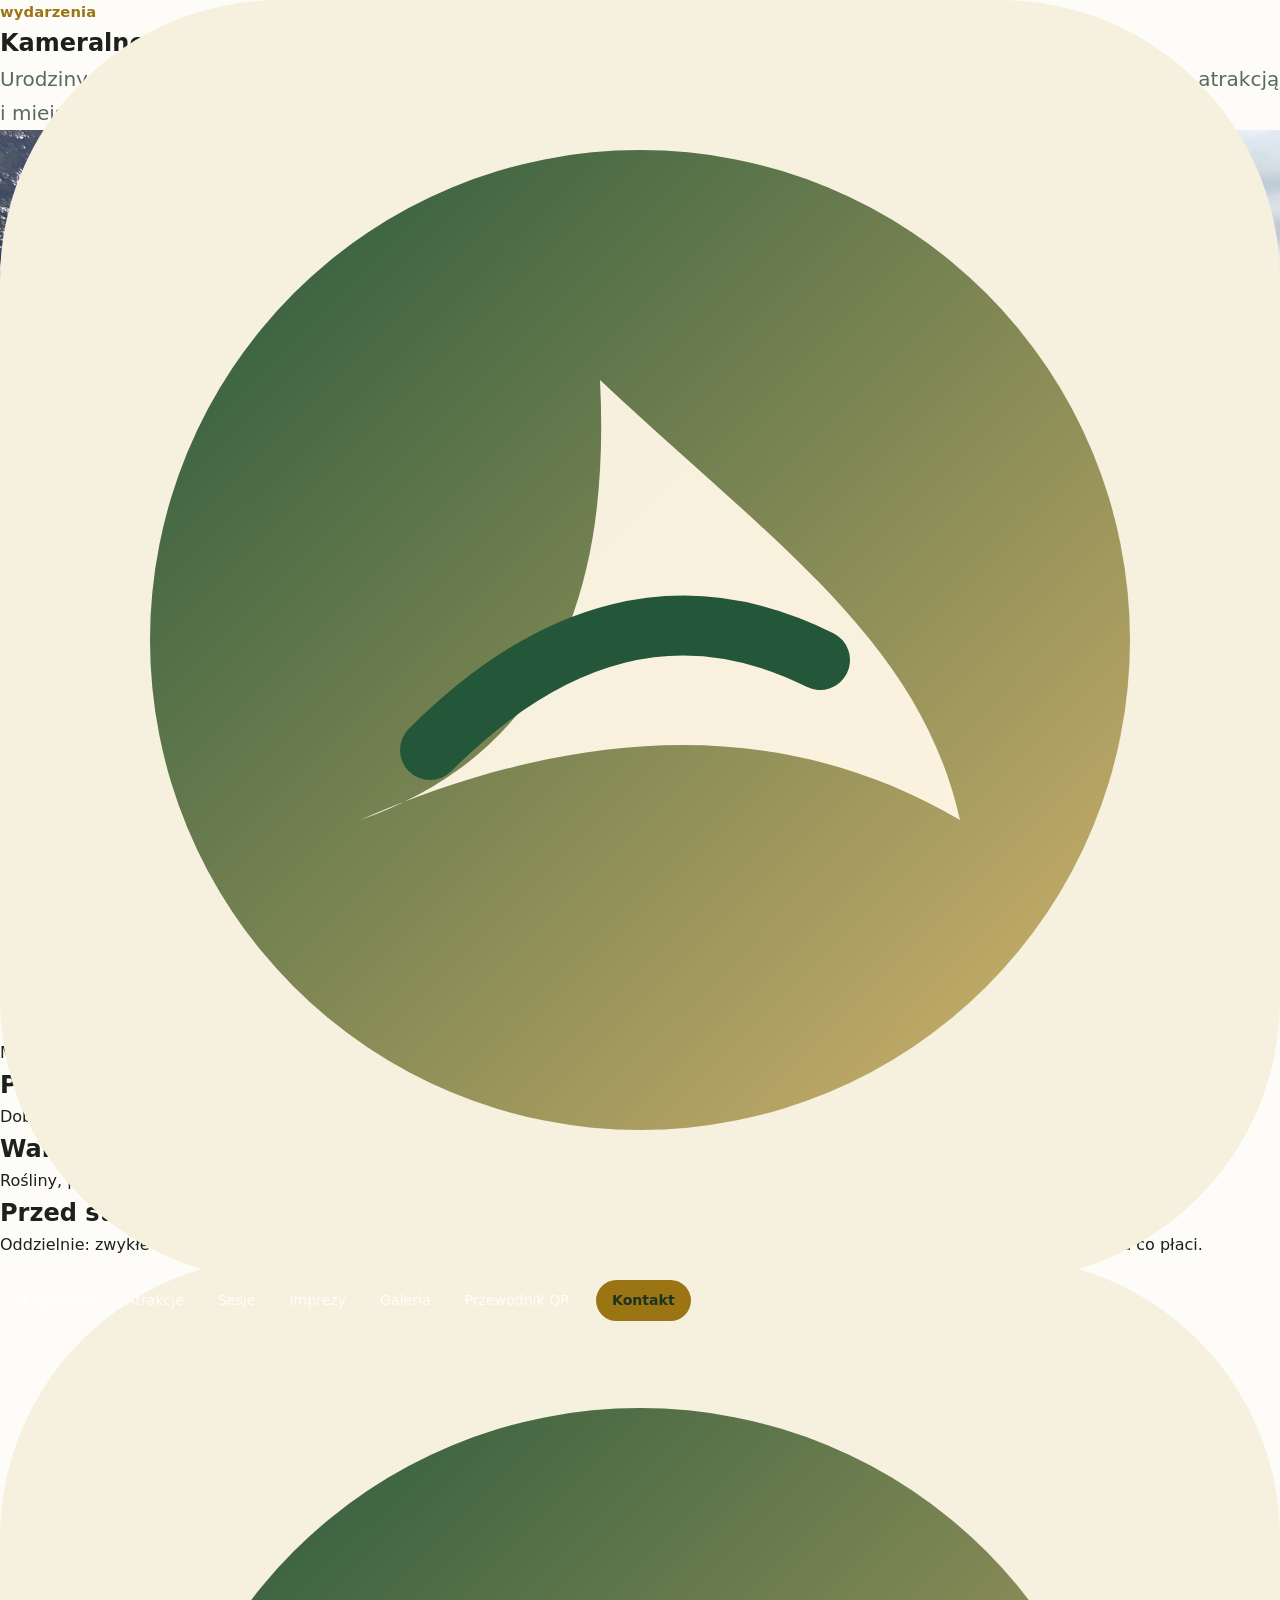
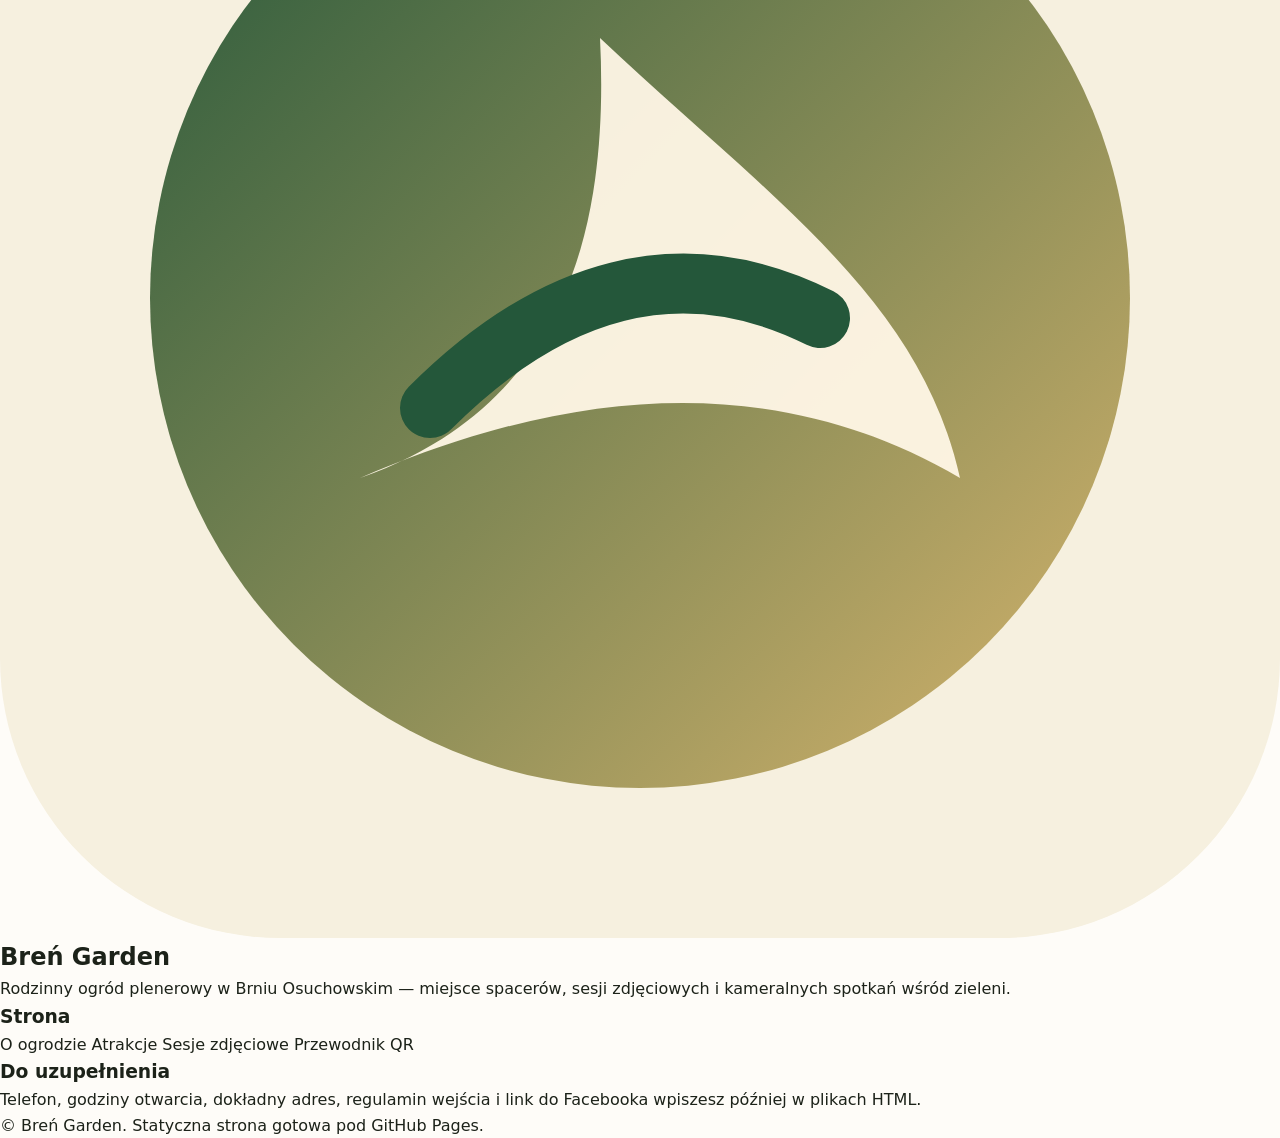
<file: imprezy.html>
<!doctype html>
<html lang="pl">
<head>
  <meta charset="utf-8">
  <meta name="viewport" content="width=device-width, initial-scale=1">
  <title>Imprezy okolicznościowe — Breń Garden</title>
  <meta name="description" content="Kameralne wydarzenia w ogrodzie: urodziny, pikniki, spotkania rodzinne i warsztaty w plenerze.">
  <meta property="og:title" content="Imprezy okolicznościowe — Breń Garden">
  <meta property="og:description" content="Kameralne wydarzenia w ogrodzie: urodziny, pikniki, spotkania rodzinne i warsztaty w plenerze.">
  <meta property="og:image" content="./assets/img/tipi-ogrod.jpg">
  <link rel="icon" href="./assets/icons/logo.svg" type="image/svg+xml">
  <link rel="stylesheet" href="./css/style.css">
</head>
<body>

<header class="site-header" data-header>
  <a class="brand" href="./index.html" aria-label="Breń Garden - strona główna">
    <img src="./assets/icons/logo.svg" alt="" class="brand__mark">
    <span><strong>Breń Garden</strong><small>ogród • natura • chwile</small></span>
  </a>
  <button class="nav-toggle" data-nav-toggle aria-label="Otwórz menu" aria-expanded="false"><span></span><span></span><span></span></button>
  <nav class="main-nav" data-nav>
    <a href="./ogrod.html">O ogrodzie</a>
    <a href="./atrakcje.html">Atrakcje</a>
    <a href="./sesje.html">Sesje</a>
    <a href="./imprezy.html">Imprezy</a>
    <a href="./galeria.html">Galeria</a>
    <a href="./przewodnik-qr.html">Przewodnik QR</a>
    <a class="nav-cta" href="./kontakt.html">Kontakt</a>
  </nav>
</header>

<main>

<section class="page-hero page-hero--dark">
  <div>
    <p class="eyebrow">wydarzenia</p>
    <h1>Kameralne spotkania w ogrodzie zamiast kolejnej sali z czterema ścianami.</h1>
    <p class="lead">Urodziny, rodzinny piknik, małe przyjęcie, spotkanie komunijne albo plenerowa niespodzianka — ogród może być tłem, atrakcją i miejscem odpoczynku jednocześnie.</p>
  </div>
  <img src="./assets/img/tipi-ogrod.jpg" alt="Tipi w ogrodzie">
</section>

<section class="section event-grid">
  <article class="event-card reveal"><h2>Urodziny dzieci</h2><p>Swobodna przestrzeń, atrakcje ogrodowe, zdjęcia i klimat pikniku. Dzieci nie siedzą przy stole — mają gdzie się ruszyć.</p></article>
  <article class="event-card reveal"><h2>Komunie i spotkania rodzinne</h2><p>Możliwość zrobienia zdjęć pamiątkowych i spędzenia czasu w zieleni po oficjalnej części uroczystości.</p></article>
  <article class="event-card reveal"><h2>Pikniki i małe wydarzenia</h2><p>Dobre rozwiązanie dla grup, które chcą czegoś spokojniejszego, bardziej naturalnego i mniej formalnego.</p></article>
  <article class="event-card reveal"><h2>Warsztaty i edukacja</h2><p>Rośliny, ptactwo i ścieżka QR mogą stać się bazą do warsztatów przyrodniczych dla dzieci i rodzin.</p></article>
</section>

<section class="section cta-panel reveal">
  <h2>Przed startem komercyjnym warto przygotować regulamin i jasny cennik.</h2>
  <p>Oddzielnie: zwykłe wejście, sesja fotograficzna, wynajem ogrodu na czas, impreza z rezerwacją, warsztaty. Dzięki temu klient od razu wie, za co płaci.</p>
</section>

</main>

<footer class="footer">
  <div class="footer__inner">
    <div>
      <img src="./assets/icons/logo.svg" alt="" class="footer__logo">
      <h2>Breń Garden</h2>
      <p>Rodzinny ogród plenerowy w Brniu Osuchowskim — miejsce spacerów, sesji zdjęciowych i kameralnych spotkań wśród zieleni.</p>
    </div>
    <div>
      <h3>Strona</h3>
      <a href="./ogrod.html">O ogrodzie</a>
      <a href="./atrakcje.html">Atrakcje</a>
      <a href="./sesje.html">Sesje zdjęciowe</a>
      <a href="./przewodnik-qr.html">Przewodnik QR</a>
    </div>
    <div>
      <h3>Do uzupełnienia</h3>
      <p>Telefon, godziny otwarcia, dokładny adres, regulamin wejścia i link do Facebooka wpiszesz później w plikach HTML.</p>
    </div>
  </div>
  <div class="footer__bottom">© Breń Garden. Statyczna strona gotowa pod GitHub Pages.</div>
</footer>

<script src="./js/app.js"></script>
</body>
</html>
</file>
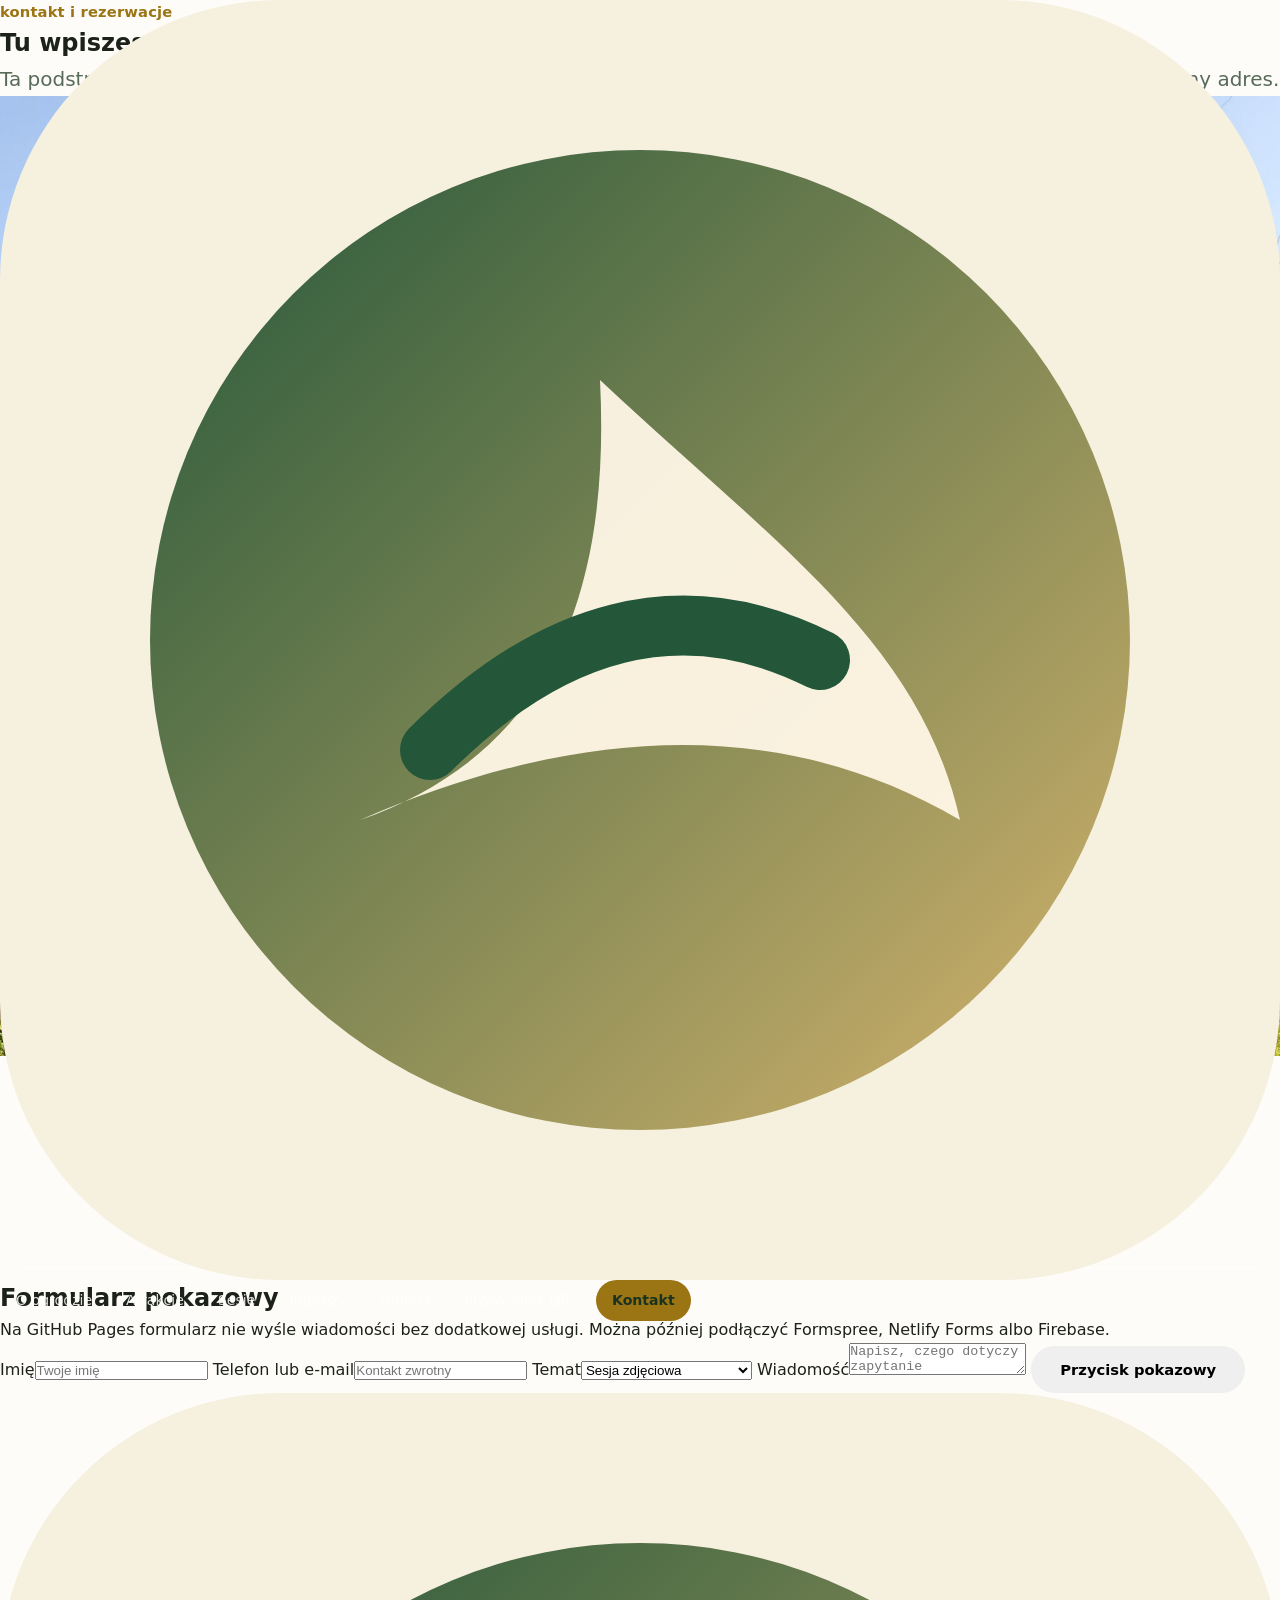
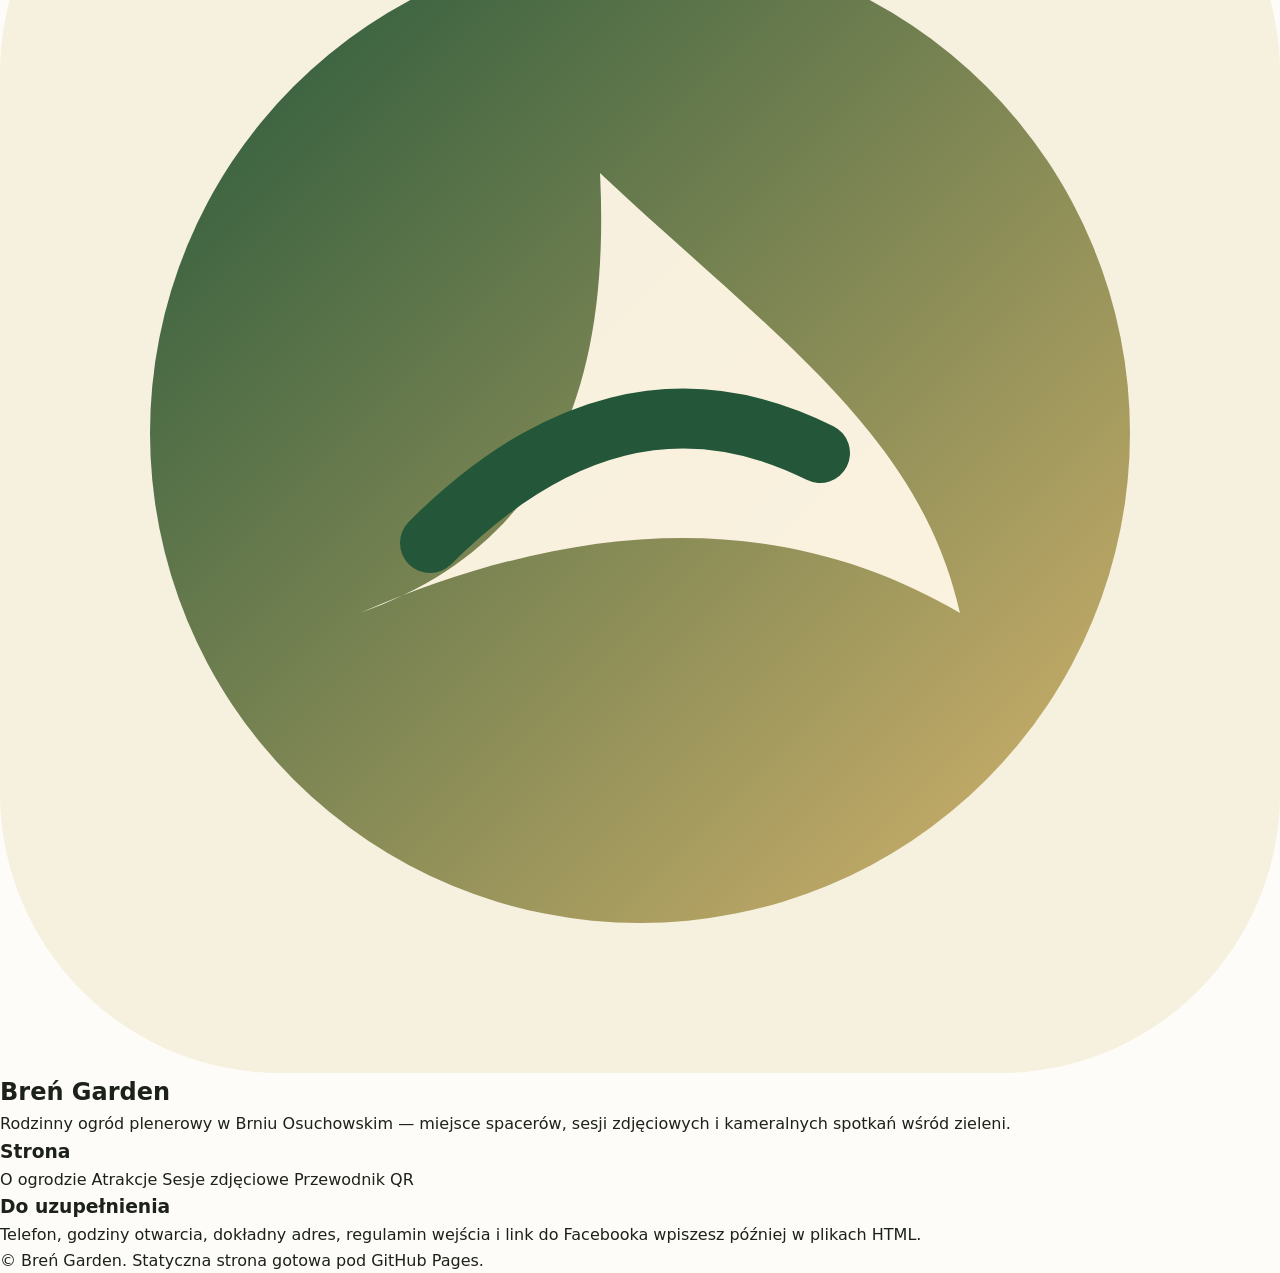
<file: kontakt.html>
<!doctype html>
<html lang="pl">
<head>
  <meta charset="utf-8">
  <meta name="viewport" content="width=device-width, initial-scale=1">
  <title>Kontakt — Breń Garden</title>
  <meta name="description" content="Kontakt i rezerwacje Breń Garden: miejsce na dane właściciela, godziny otwarcia, telefon i formularz.">
  <meta property="og:title" content="Kontakt — Breń Garden">
  <meta property="og:description" content="Kontakt i rezerwacje Breń Garden: miejsce na dane właściciela, godziny otwarcia, telefon i formularz.">
  <meta property="og:image" content="./assets/img/tipi-ogrod.jpg">
  <link rel="icon" href="./assets/icons/logo.svg" type="image/svg+xml">
  <link rel="stylesheet" href="./css/style.css">
</head>
<body>

<header class="site-header" data-header>
  <a class="brand" href="./index.html" aria-label="Breń Garden - strona główna">
    <img src="./assets/icons/logo.svg" alt="" class="brand__mark">
    <span><strong>Breń Garden</strong><small>ogród • natura • chwile</small></span>
  </a>
  <button class="nav-toggle" data-nav-toggle aria-label="Otwórz menu" aria-expanded="false"><span></span><span></span><span></span></button>
  <nav class="main-nav" data-nav>
    <a href="./ogrod.html">O ogrodzie</a>
    <a href="./atrakcje.html">Atrakcje</a>
    <a href="./sesje.html">Sesje</a>
    <a href="./imprezy.html">Imprezy</a>
    <a href="./galeria.html">Galeria</a>
    <a href="./przewodnik-qr.html">Przewodnik QR</a>
    <a class="nav-cta" href="./kontakt.html">Kontakt</a>
  </nav>
</header>

<main>

<section class="page-hero page-hero--contact">
  <div>
    <p class="eyebrow">kontakt i rezerwacje</p>
    <h1>Tu wpiszesz dane właściciela, godziny otwarcia i zasady rezerwacji.</h1>
    <p class="lead">Ta podstrona jest przygotowana jako gotowy szablon. Wystarczy podmienić telefon, link do Facebooka, cennik i dokładny adres.</p>
  </div>
  <img src="./assets/img/bialy-most.jpg" alt="Biały most w Breń Garden">
</section>

<section class="section contact-layout">
  <div class="contact-card reveal">
    <h2>Breń Garden</h2>
    <p><strong>Lokalizacja:</strong> Breń Osuchowski, okolice Mielca</p>
    <p><strong>Telefon:</strong> do uzupełnienia</p>
    <p><strong>Facebook:</strong> do uzupełnienia linkiem do profilu</p>
    <p><strong>Godziny:</strong> najlepiej po wcześniejszym kontakcie / według sezonu</p>
  </div>
  <form class="contact-form reveal" onsubmit="return false;">
    <h2>Formularz pokazowy</h2>
    <p>Na GitHub Pages formularz nie wyśle wiadomości bez dodatkowej usługi. Można później podłączyć Formspree, Netlify Forms albo Firebase.</p>
    <label>Imię<input type="text" placeholder="Twoje imię"></label>
    <label>Telefon lub e-mail<input type="text" placeholder="Kontakt zwrotny"></label>
    <label>Temat<select><option>Sesja zdjęciowa</option><option>Impreza okolicznościowa</option><option>Wejście rodzinne</option><option>Inne pytanie</option></select></label>
    <label>Wiadomość<textarea placeholder="Napisz, czego dotyczy zapytanie"></textarea></label>
    <button class="btn btn--primary" type="submit">Przycisk pokazowy</button>
  </form>
</section>

</main>

<footer class="footer">
  <div class="footer__inner">
    <div>
      <img src="./assets/icons/logo.svg" alt="" class="footer__logo">
      <h2>Breń Garden</h2>
      <p>Rodzinny ogród plenerowy w Brniu Osuchowskim — miejsce spacerów, sesji zdjęciowych i kameralnych spotkań wśród zieleni.</p>
    </div>
    <div>
      <h3>Strona</h3>
      <a href="./ogrod.html">O ogrodzie</a>
      <a href="./atrakcje.html">Atrakcje</a>
      <a href="./sesje.html">Sesje zdjęciowe</a>
      <a href="./przewodnik-qr.html">Przewodnik QR</a>
    </div>
    <div>
      <h3>Do uzupełnienia</h3>
      <p>Telefon, godziny otwarcia, dokładny adres, regulamin wejścia i link do Facebooka wpiszesz później w plikach HTML.</p>
    </div>
  </div>
  <div class="footer__bottom">© Breń Garden. Statyczna strona gotowa pod GitHub Pages.</div>
</footer>

<script src="./js/app.js"></script>
</body>
</html>
</file>
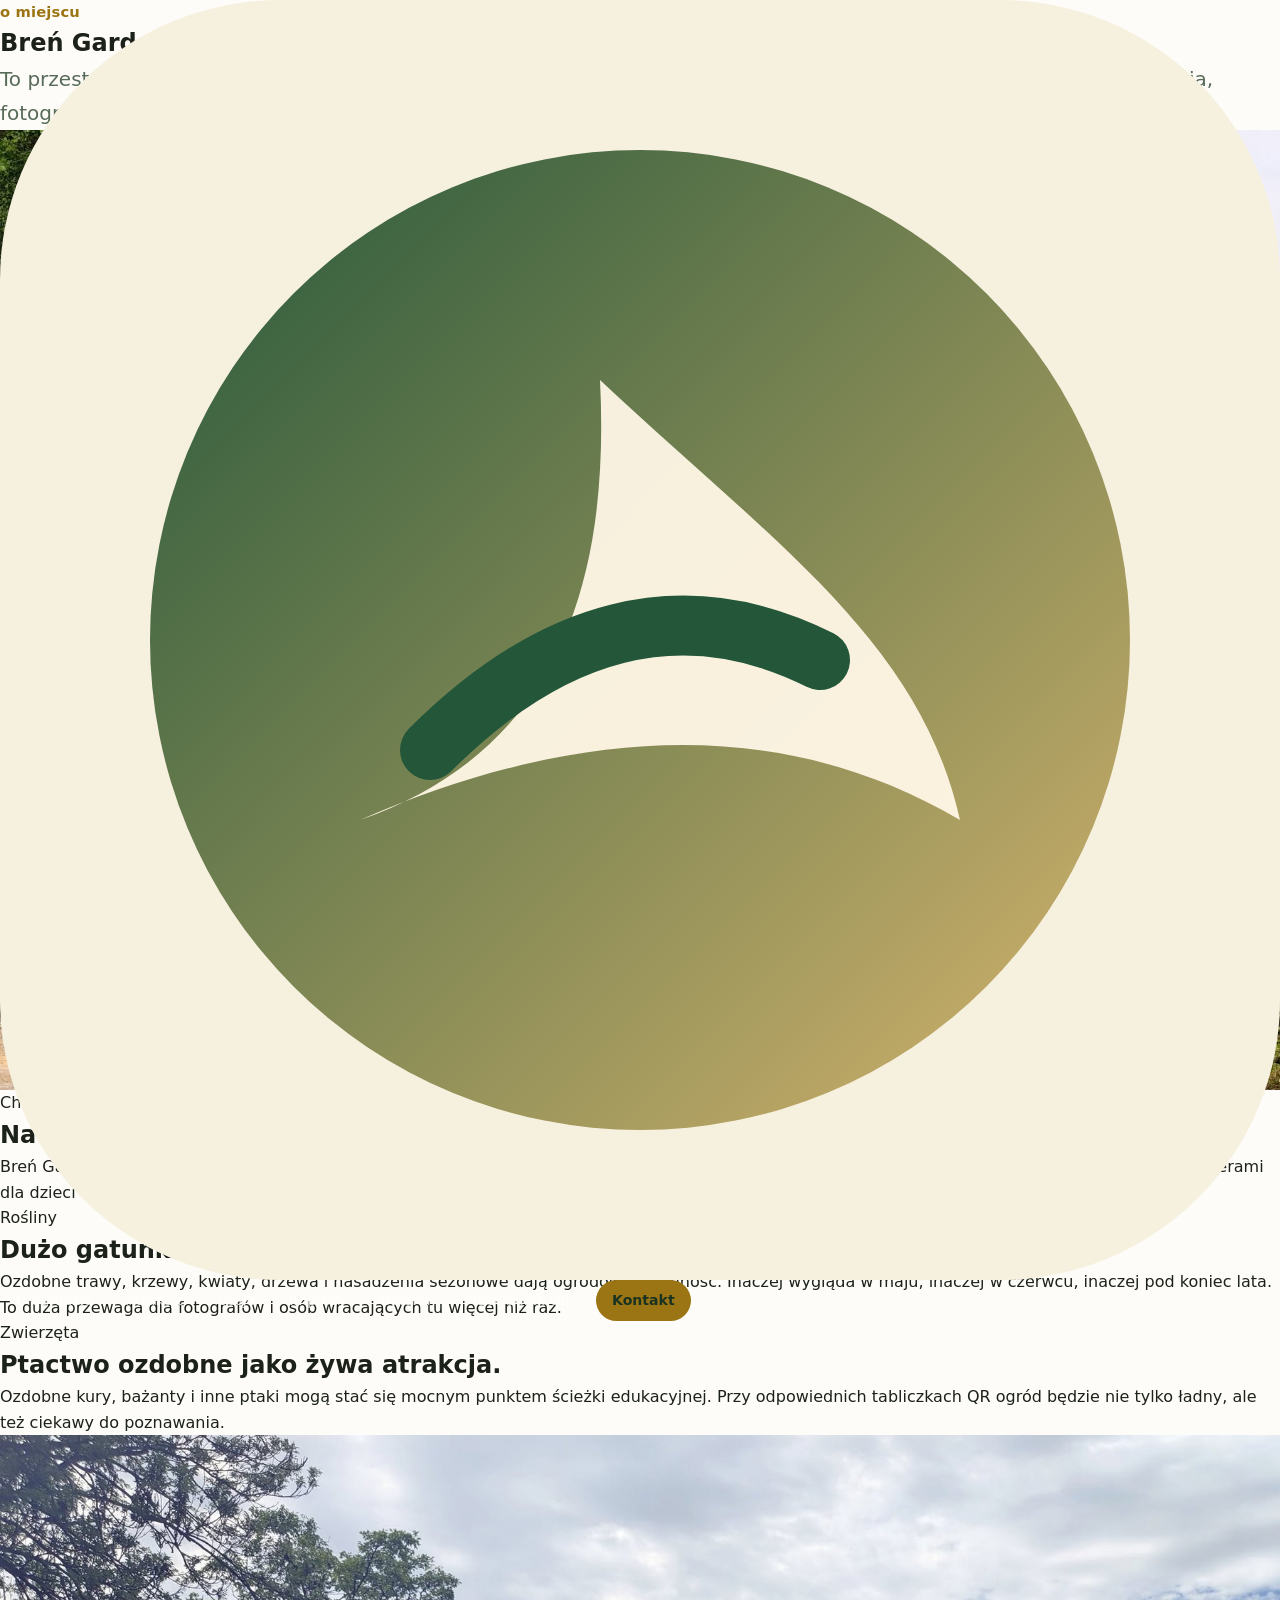
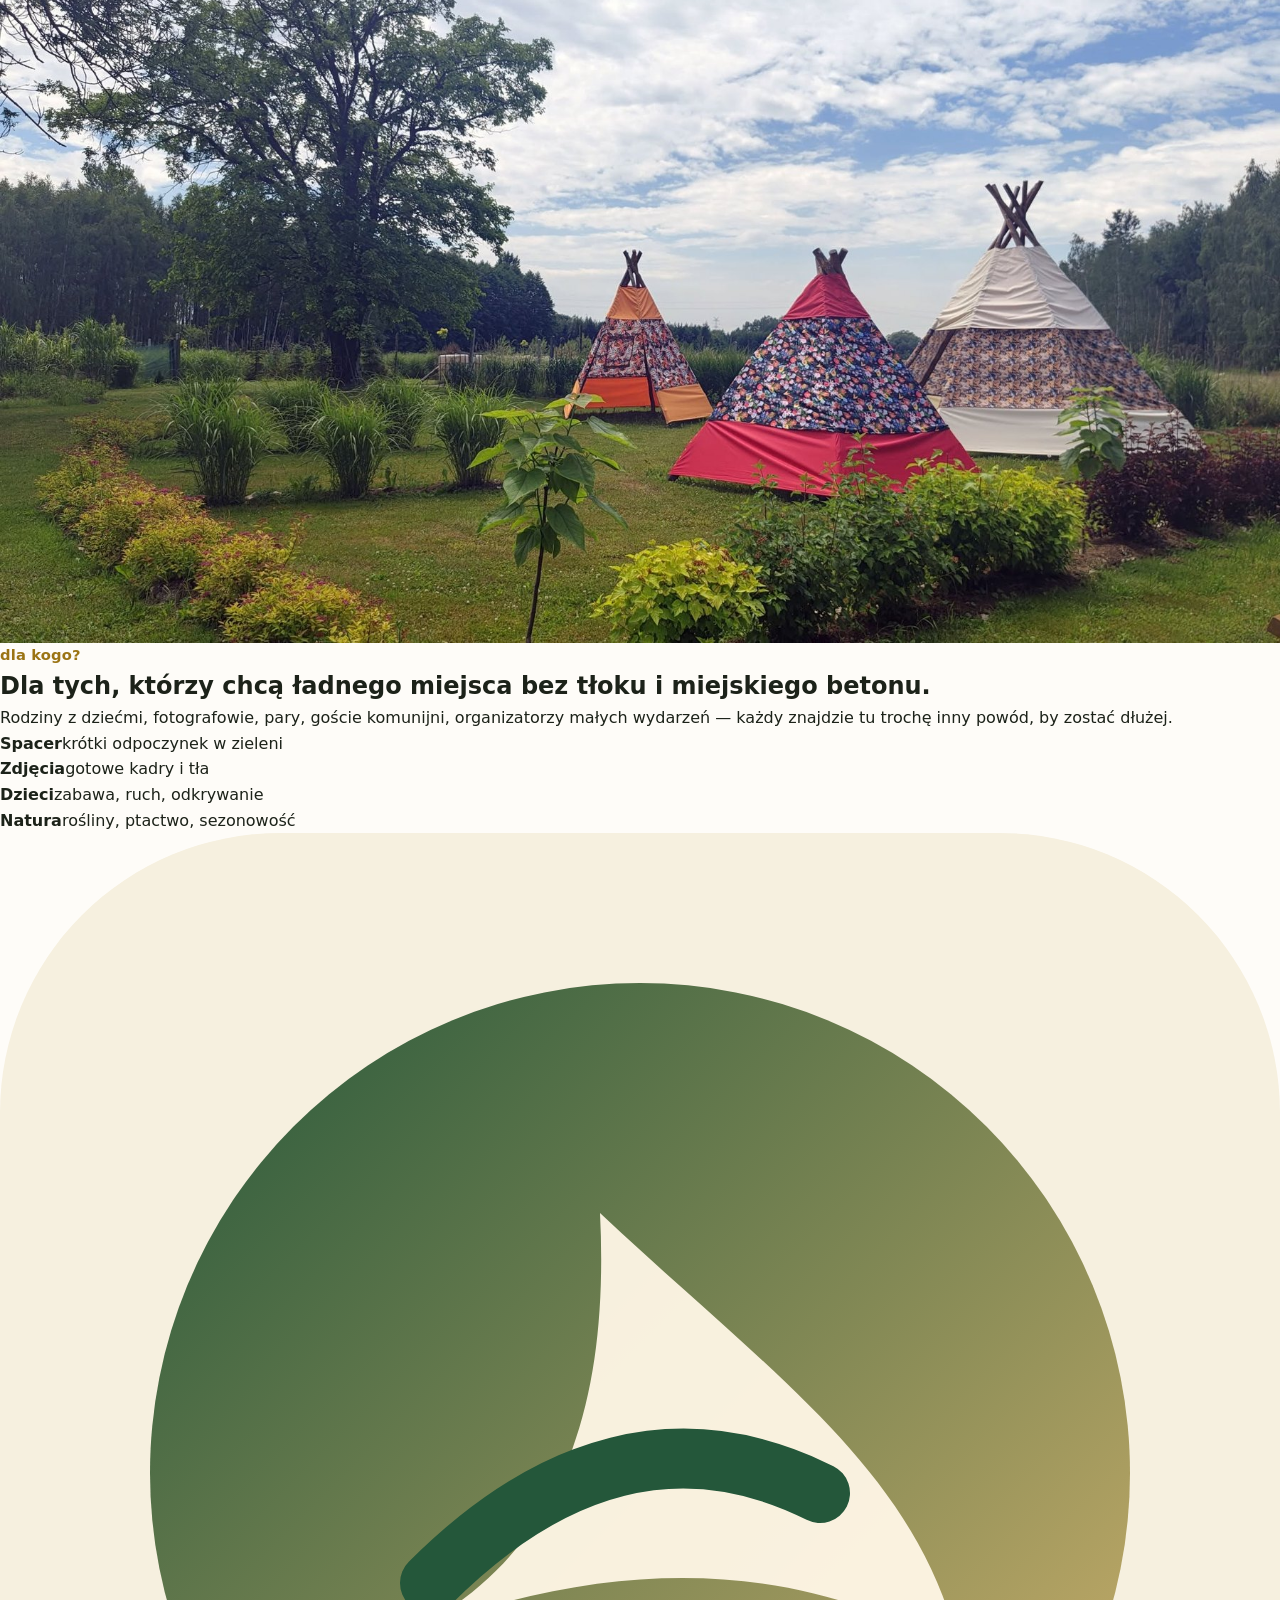
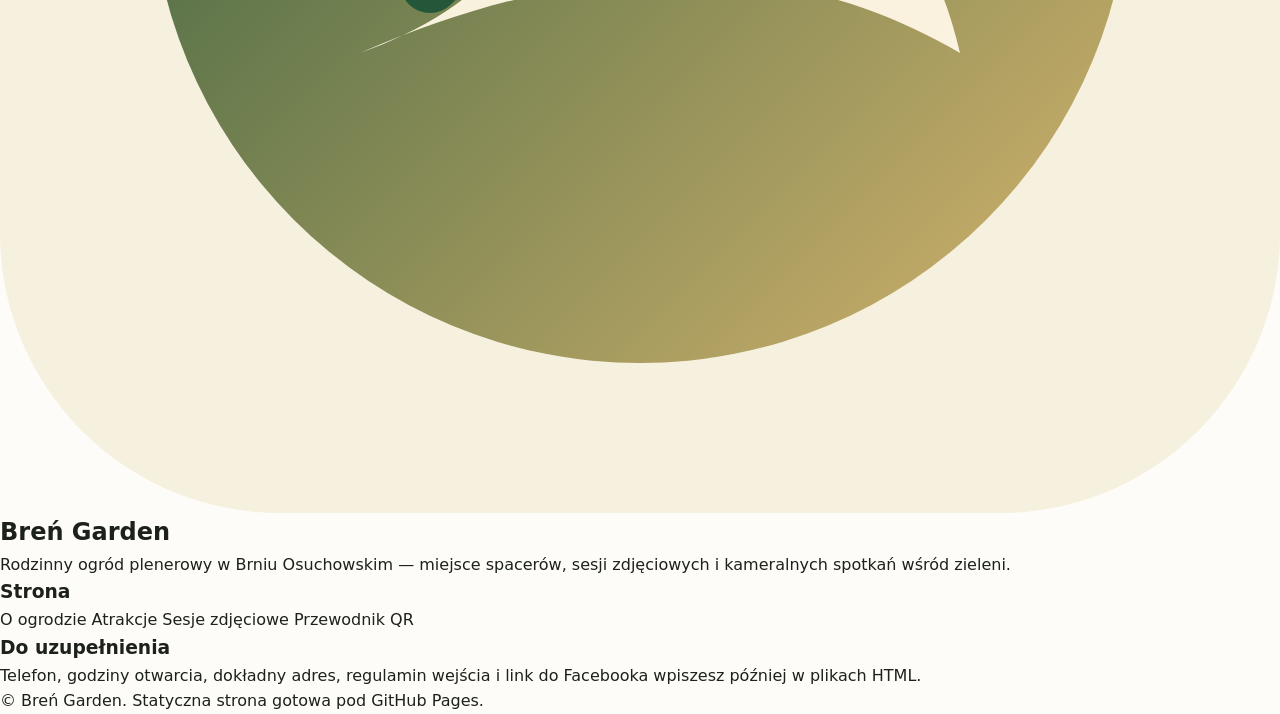
<file: ogrod.html>
<!doctype html>
<html lang="pl">
<head>
  <meta charset="utf-8">
  <meta name="viewport" content="width=device-width, initial-scale=1">
  <title>O ogrodzie — Breń Garden</title>
  <meta name="description" content="Poznaj charakter Breń Garden: zieleń, alejki, ptactwo ozdobne, trawy, krzewy i miejsca do odpoczynku.">
  <meta property="og:title" content="O ogrodzie — Breń Garden">
  <meta property="og:description" content="Poznaj charakter Breń Garden: zieleń, alejki, ptactwo ozdobne, trawy, krzewy i miejsca do odpoczynku.">
  <meta property="og:image" content="./assets/img/tipi-ogrod.jpg">
  <link rel="icon" href="./assets/icons/logo.svg" type="image/svg+xml">
  <link rel="stylesheet" href="./css/style.css">
</head>
<body>

<header class="site-header" data-header>
  <a class="brand" href="./index.html" aria-label="Breń Garden - strona główna">
    <img src="./assets/icons/logo.svg" alt="" class="brand__mark">
    <span><strong>Breń Garden</strong><small>ogród • natura • chwile</small></span>
  </a>
  <button class="nav-toggle" data-nav-toggle aria-label="Otwórz menu" aria-expanded="false"><span></span><span></span><span></span></button>
  <nav class="main-nav" data-nav>
    <a href="./ogrod.html">O ogrodzie</a>
    <a href="./atrakcje.html">Atrakcje</a>
    <a href="./sesje.html">Sesje</a>
    <a href="./imprezy.html">Imprezy</a>
    <a href="./galeria.html">Galeria</a>
    <a href="./przewodnik-qr.html">Przewodnik QR</a>
    <a class="nav-cta" href="./kontakt.html">Kontakt</a>
  </nav>
</header>

<main>

<section class="page-hero">
  <div>
    <p class="eyebrow">o miejscu</p>
    <h1>Breń Garden — ogród z duszą, nie katalogowa dekoracja.</h1>
    <p class="lead">To przestrzeń, w której rośliny, ścieżki, mała architektura i zwierzęta tworzą wspólną opowieść. Miejsce do spacerowania, fotografowania i odpoczynku.</p>
  </div>
  <img src="./assets/img/zielony-ogrod.jpg" alt="Zieleń i krzewy w Breń Garden">
</section>

<section class="section story">
  <div class="story__line"></div>
  <article class="story__item reveal">
    <span>Charakter</span>
    <h2>Naturalnie, zielono, z pomysłem.</h2>
    <p>Breń Garden nie wygląda jak przypadkowy ogród przy domu. To uporządkowana przestrzeń z alejkami, punktami widokowymi, mostkami, ławkami, plenerami dla dzieci i miejscami, które dobrze pracują w obiektywie.</p>
  </article>
  <article class="story__item reveal">
    <span>Rośliny</span>
    <h2>Dużo gatunków, dużo faktur, dużo kolorów.</h2>
    <p>Ozdobne trawy, krzewy, kwiaty, drzewa i nasadzenia sezonowe dają ogrodowi zmienność. Inaczej wygląda w maju, inaczej w czerwcu, inaczej pod koniec lata. To duża przewaga dla fotografów i osób wracających tu więcej niż raz.</p>
  </article>
  <article class="story__item reveal">
    <span>Zwierzęta</span>
    <h2>Ptactwo ozdobne jako żywa atrakcja.</h2>
    <p>Ozdobne kury, bażanty i inne ptaki mogą stać się mocnym punktem ścieżki edukacyjnej. Przy odpowiednich tabliczkach QR ogród będzie nie tylko ładny, ale też ciekawy do poznawania.</p>
  </article>
</section>

<section class="section split split--reverse">
  <div class="split__image reveal"><img src="./assets/img/tipi-ogrod.jpg" alt="Kolorowe tipi w ogrodzie"></div>
  <div class="split__text reveal">
    <p class="eyebrow">dla kogo?</p>
    <h2>Dla tych, którzy chcą ładnego miejsca bez tłoku i miejskiego betonu.</h2>
    <p>Rodziny z dziećmi, fotografowie, pary, goście komunijni, organizatorzy małych wydarzeń — każdy znajdzie tu trochę inny powód, by zostać dłużej.</p>
    <div class="mini-grid">
      <div><strong>Spacer</strong><span>krótki odpoczynek w zieleni</span></div>
      <div><strong>Zdjęcia</strong><span>gotowe kadry i tła</span></div>
      <div><strong>Dzieci</strong><span>zabawa, ruch, odkrywanie</span></div>
      <div><strong>Natura</strong><span>rośliny, ptactwo, sezonowość</span></div>
    </div>
  </div>
</section>

</main>

<footer class="footer">
  <div class="footer__inner">
    <div>
      <img src="./assets/icons/logo.svg" alt="" class="footer__logo">
      <h2>Breń Garden</h2>
      <p>Rodzinny ogród plenerowy w Brniu Osuchowskim — miejsce spacerów, sesji zdjęciowych i kameralnych spotkań wśród zieleni.</p>
    </div>
    <div>
      <h3>Strona</h3>
      <a href="./ogrod.html">O ogrodzie</a>
      <a href="./atrakcje.html">Atrakcje</a>
      <a href="./sesje.html">Sesje zdjęciowe</a>
      <a href="./przewodnik-qr.html">Przewodnik QR</a>
    </div>
    <div>
      <h3>Do uzupełnienia</h3>
      <p>Telefon, godziny otwarcia, dokładny adres, regulamin wejścia i link do Facebooka wpiszesz później w plikach HTML.</p>
    </div>
  </div>
  <div class="footer__bottom">© Breń Garden. Statyczna strona gotowa pod GitHub Pages.</div>
</footer>

<script src="./js/app.js"></script>
</body>
</html>
</file>
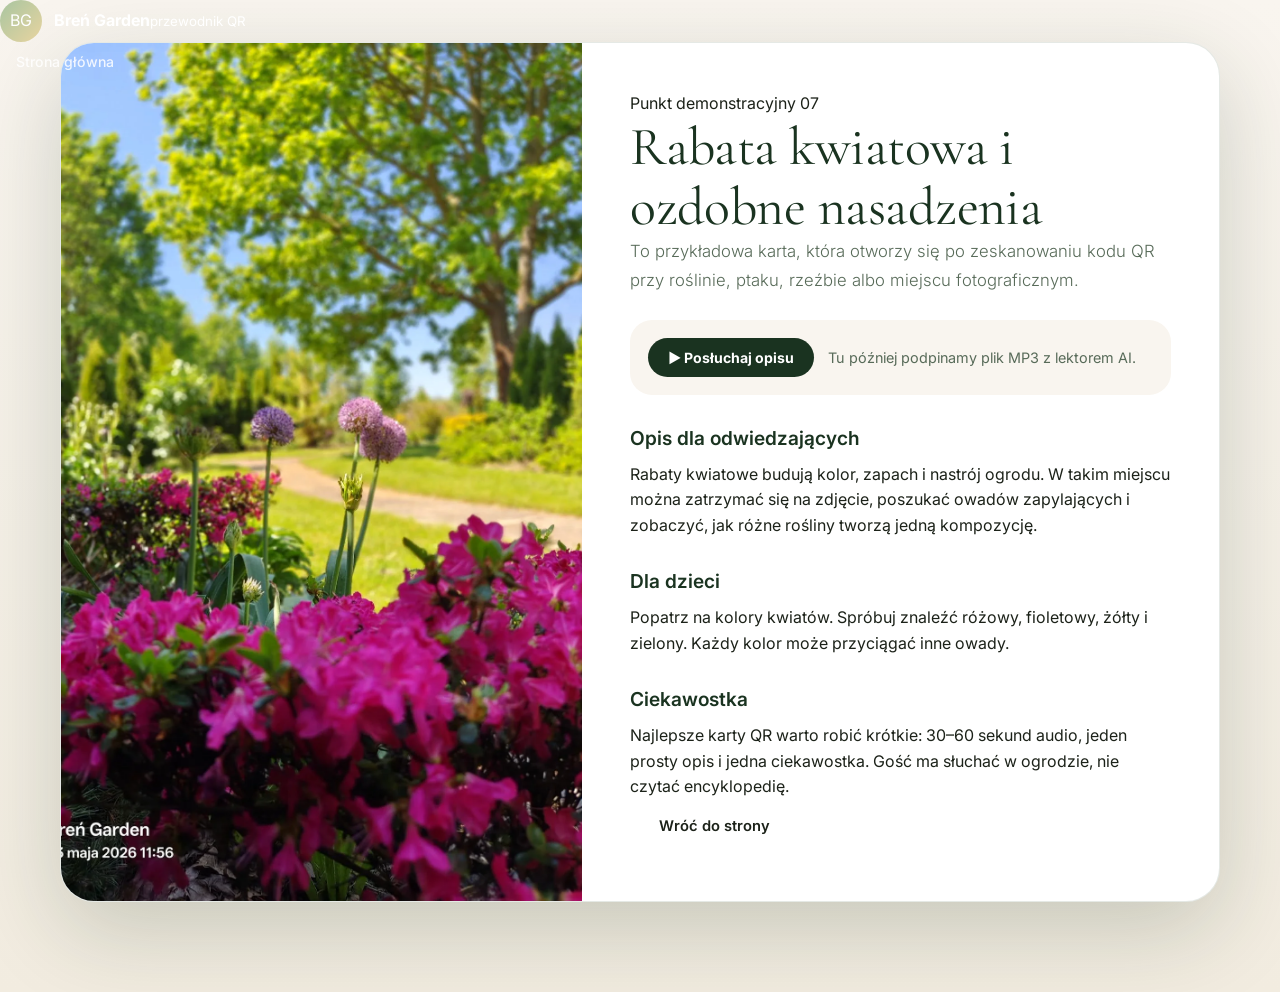
<file: przewodnik-qr.html>
<!doctype html>
<html lang="pl">
<head>
  <meta charset="utf-8">
  <meta name="viewport" content="width=device-width, initial-scale=1">
  <title>Przewodnik QR — Breń Garden</title>
  <meta name="description" content="Przykład karty QR z opisem rośliny lub ptaka w Breń Garden.">
  <meta name="theme-color" content="#1a3320">
  <link rel="canonical" href="https://bren-garden.github.io/przewodnik-qr.html">
  <link rel="icon" href="assets/icons/leaf.svg" type="image/svg+xml">
  <link rel="preconnect" href="https://fonts.googleapis.com">
  <link rel="preconnect" href="https://fonts.gstatic.com" crossorigin>
  <link href="https://fonts.googleapis.com/css2?family=Cormorant+Garamond:ital,wght@0,300;0,400;0,500;0,600;1,300;1,400&family=Inter:wght@300;400;500;600;700&display=swap" rel="stylesheet">
  <link rel="stylesheet" href="css/style.css">
</head>
<body class="guide-body">
  <header class="site-header compact">
    <a class="brand" href="index.html"><span class="brand-mark">BG</span><span><strong>Breń Garden</strong><small>przewodnik QR</small></span></a>
    <nav class="main-nav always"><a href="index.html">Strona główna</a></nav>
  </header>
  <main class="guide-main wrap">
    <section class="guide-card">
      <img src="assets/img/kwiaty-rozowe.webp" width="1425" height="1900" alt="Kwiaty i rabata w Breń Garden" decoding="async">
      <div class="guide-content">
        <p class="section-kicker">Punkt demonstracyjny 07</p>
        <h1>Rabata kwiatowa i ozdobne nasadzenia</h1>
        <p class="lead">To przykładowa karta, która otworzy się po zeskanowaniu kodu QR przy roślinie, ptaku, rzeźbie albo miejscu fotograficznym.</p>
        <div class="audio-demo">
          <button type="button" data-fake-audio>▶ Posłuchaj opisu</button>
          <span>Tu później podpinamy plik MP3 z lektorem AI.</span>
        </div>
        <h2>Opis dla odwiedzających</h2>
        <p>Rabaty kwiatowe budują kolor, zapach i nastrój ogrodu. W takim miejscu można zatrzymać się na zdjęcie, poszukać owadów zapylających i zobaczyć, jak różne rośliny tworzą jedną kompozycję.</p>
        <h2>Dla dzieci</h2>
        <p>Popatrz na kolory kwiatów. Spróbuj znaleźć różowy, fioletowy, żółty i zielony. Każdy kolor może przyciągać inne owady.</p>
        <h2>Ciekawostka</h2>
        <p>Najlepsze karty QR warto robić krótkie: 30–60 sekund audio, jeden prosty opis i jedna ciekawostka. Gość ma słuchać w ogrodzie, nie czytać encyklopedię.</p>
        <a class="btn secondary" href="index.html#qr">Wróć do strony</a>
      </div>
    </section>
  </main>
  <script src="js/app.js"></script>
</body>
</html>
</file>
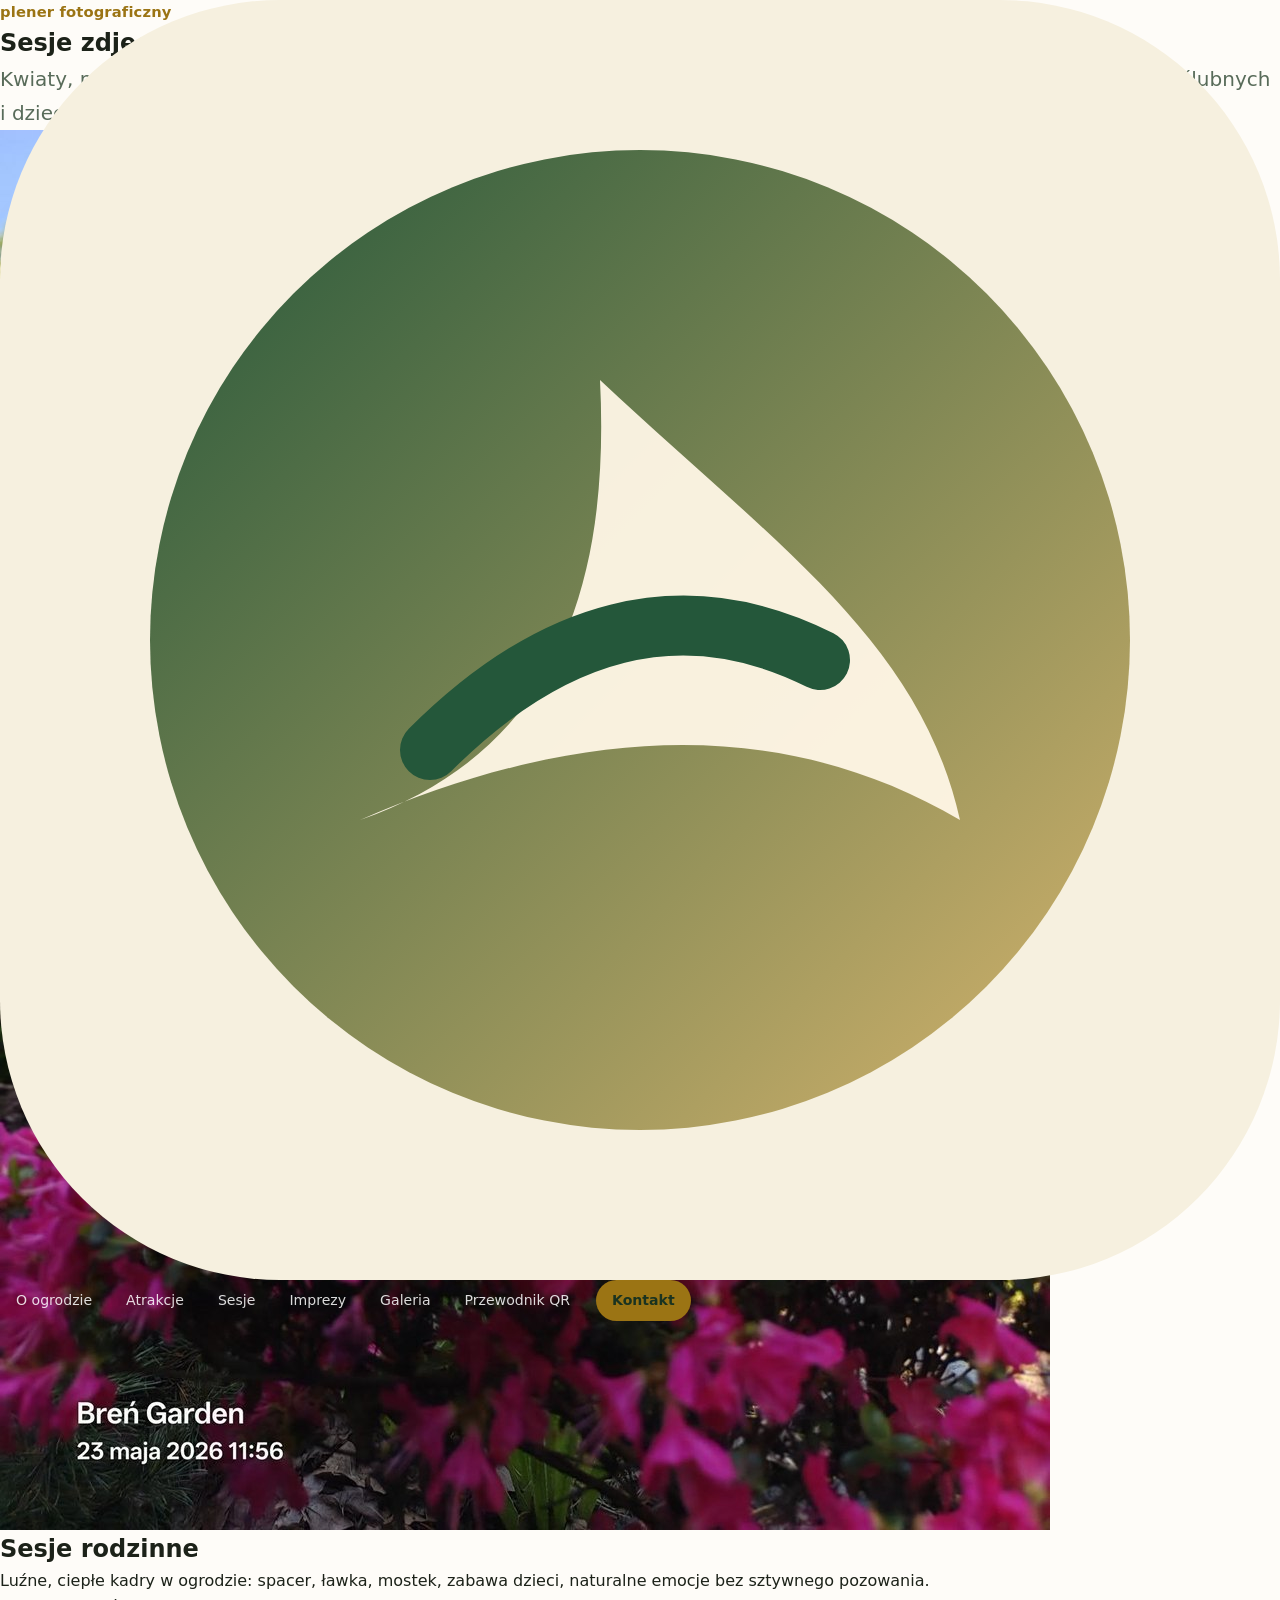
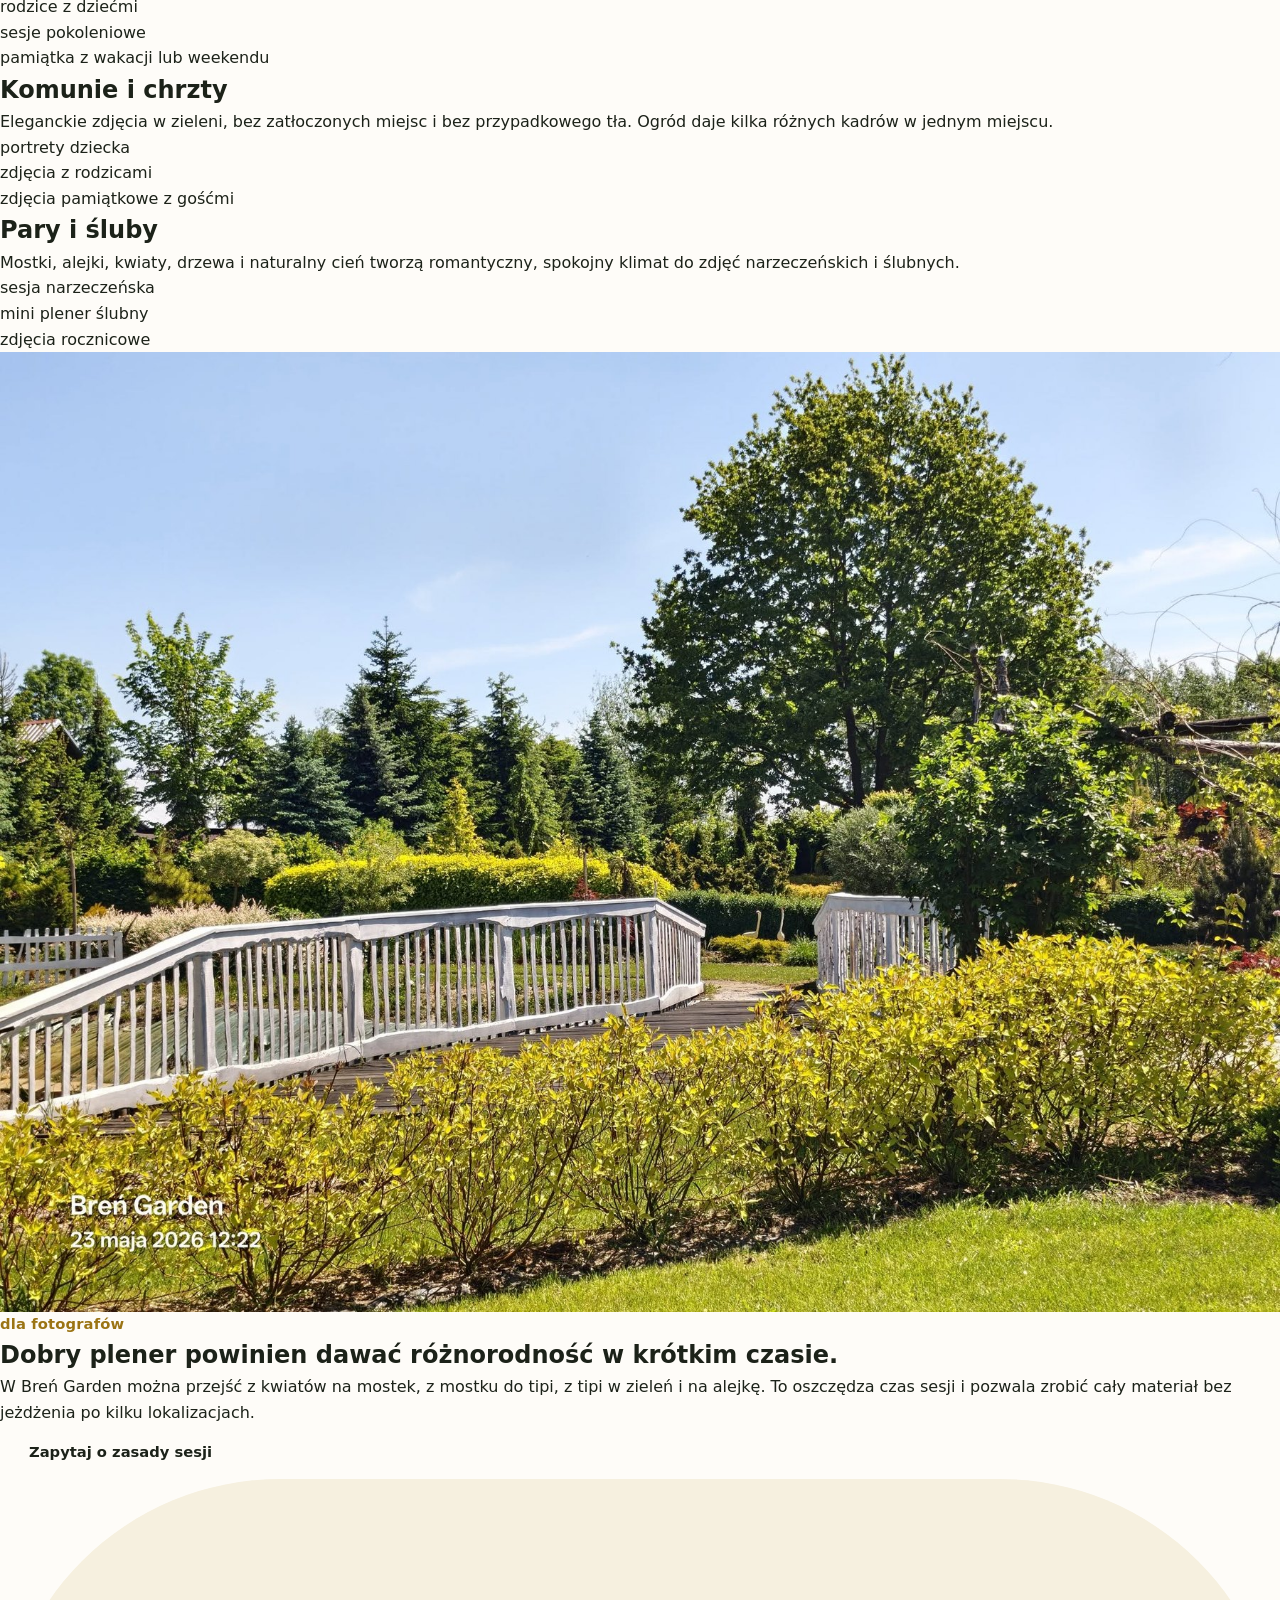
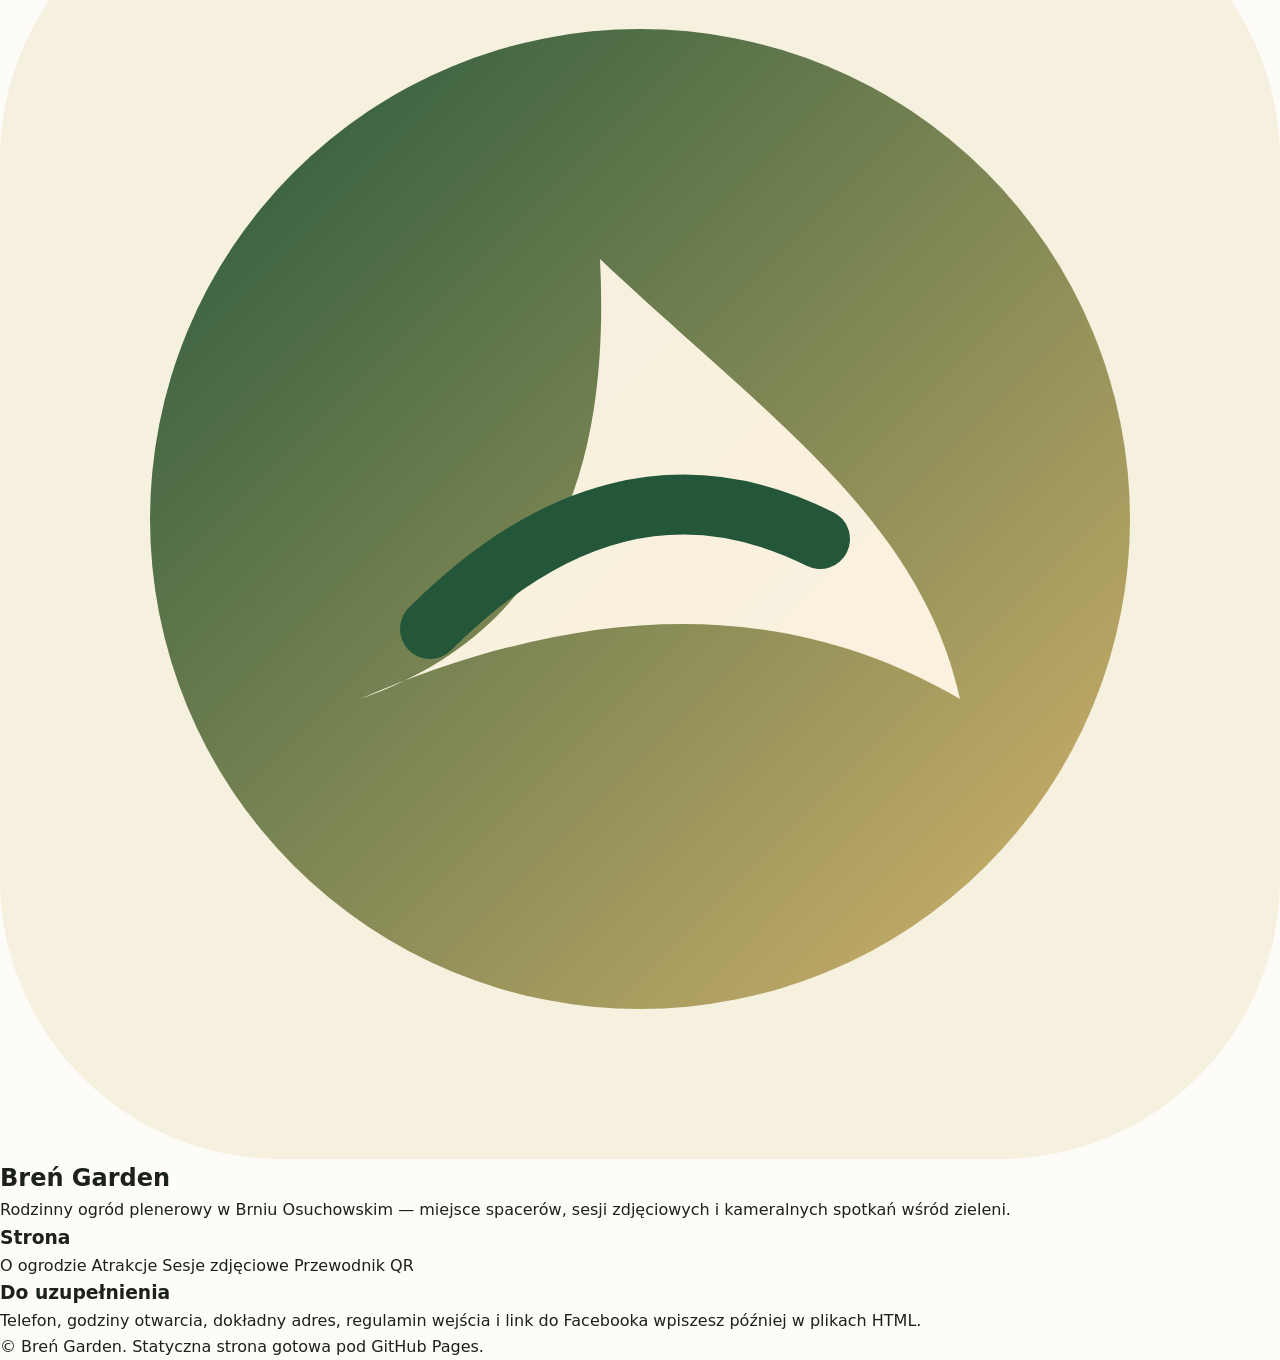
<file: sesje.html>
<!doctype html>
<html lang="pl">
<head>
  <meta charset="utf-8">
  <meta name="viewport" content="width=device-width, initial-scale=1">
  <title>Sesje zdjęciowe — Breń Garden</title>
  <meta name="description" content="Plener fotograficzny Breń Garden: sesje rodzinne, komunijne, dziecięce, ciążowe, ślubne i narzeczeńskie.">
  <meta property="og:title" content="Sesje zdjęciowe — Breń Garden">
  <meta property="og:description" content="Plener fotograficzny Breń Garden: sesje rodzinne, komunijne, dziecięce, ciążowe, ślubne i narzeczeńskie.">
  <meta property="og:image" content="./assets/img/tipi-ogrod.jpg">
  <link rel="icon" href="./assets/icons/logo.svg" type="image/svg+xml">
  <link rel="stylesheet" href="./css/style.css">
</head>
<body>

<header class="site-header" data-header>
  <a class="brand" href="./index.html" aria-label="Breń Garden - strona główna">
    <img src="./assets/icons/logo.svg" alt="" class="brand__mark">
    <span><strong>Breń Garden</strong><small>ogród • natura • chwile</small></span>
  </a>
  <button class="nav-toggle" data-nav-toggle aria-label="Otwórz menu" aria-expanded="false"><span></span><span></span><span></span></button>
  <nav class="main-nav" data-nav>
    <a href="./ogrod.html">O ogrodzie</a>
    <a href="./atrakcje.html">Atrakcje</a>
    <a href="./sesje.html">Sesje</a>
    <a href="./imprezy.html">Imprezy</a>
    <a href="./galeria.html">Galeria</a>
    <a href="./przewodnik-qr.html">Przewodnik QR</a>
    <a class="nav-cta" href="./kontakt.html">Kontakt</a>
  </nav>
</header>

<main>

<section class="page-hero">
  <div>
    <p class="eyebrow">plener fotograficzny</p>
    <h1>Sesje zdjęciowe w miejscu, które nie potrzebuje udawanej scenografii.</h1>
    <p class="lead">Kwiaty, mostki, alejki, tipi, drzewa i miękka zieleń tworzą naturalne tła do zdjęć rodzinnych, komunijnych, ciążowych, ślubnych i dziecięcych.</p>
  </div>
  <img src="./assets/img/kwiaty-alejka.jpg" alt="Kwiaty i alejka w ogrodzie">
</section>

<section class="section packages">
  <article class="package reveal">
    <h2>Sesje rodzinne</h2>
    <p>Luźne, ciepłe kadry w ogrodzie: spacer, ławka, mostek, zabawa dzieci, naturalne emocje bez sztywnego pozowania.</p>
    <ul><li>rodzice z dziećmi</li><li>sesje pokoleniowe</li><li>pamiątka z wakacji lub weekendu</li></ul>
  </article>
  <article class="package package--featured reveal">
    <h2>Komunie i chrzty</h2>
    <p>Eleganckie zdjęcia w zieleni, bez zatłoczonych miejsc i bez przypadkowego tła. Ogród daje kilka różnych kadrów w jednym miejscu.</p>
    <ul><li>portrety dziecka</li><li>zdjęcia z rodzicami</li><li>zdjęcia pamiątkowe z gośćmi</li></ul>
  </article>
  <article class="package reveal">
    <h2>Pary i śluby</h2>
    <p>Mostki, alejki, kwiaty, drzewa i naturalny cień tworzą romantyczny, spokojny klimat do zdjęć narzeczeńskich i ślubnych.</p>
    <ul><li>sesja narzeczeńska</li><li>mini plener ślubny</li><li>zdjęcia rocznicowe</li></ul>
  </article>
</section>

<section class="section split">
  <div class="split__image reveal"><img src="./assets/img/bialy-most.jpg" alt="Biały most w ogrodzie"></div>
  <div class="split__text reveal">
    <p class="eyebrow">dla fotografów</p>
    <h2>Dobry plener powinien dawać różnorodność w krótkim czasie.</h2>
    <p>W Breń Garden można przejść z kwiatów na mostek, z mostku do tipi, z tipi w zieleń i na alejkę. To oszczędza czas sesji i pozwala zrobić cały materiał bez jeżdżenia po kilku lokalizacjach.</p>
    <a class="btn btn--primary" href="./kontakt.html">Zapytaj o zasady sesji</a>
  </div>
</section>

</main>

<footer class="footer">
  <div class="footer__inner">
    <div>
      <img src="./assets/icons/logo.svg" alt="" class="footer__logo">
      <h2>Breń Garden</h2>
      <p>Rodzinny ogród plenerowy w Brniu Osuchowskim — miejsce spacerów, sesji zdjęciowych i kameralnych spotkań wśród zieleni.</p>
    </div>
    <div>
      <h3>Strona</h3>
      <a href="./ogrod.html">O ogrodzie</a>
      <a href="./atrakcje.html">Atrakcje</a>
      <a href="./sesje.html">Sesje zdjęciowe</a>
      <a href="./przewodnik-qr.html">Przewodnik QR</a>
    </div>
    <div>
      <h3>Do uzupełnienia</h3>
      <p>Telefon, godziny otwarcia, dokładny adres, regulamin wejścia i link do Facebooka wpiszesz później w plikach HTML.</p>
    </div>
  </div>
  <div class="footer__bottom">© Breń Garden. Statyczna strona gotowa pod GitHub Pages.</div>
</footer>

<script src="./js/app.js"></script>
</body>
</html>
</file>
<file: css/style.css>
/* ─── Breń Garden · Premium Redesign ─────────────────────────────────── */

:root {
  /* Palette */
  --moss:       #2d4a2f;
  --forest:     #1a3320;
  --sage:       #6b8c6d;
  --sage-light: #a8c5a0;
  --fern:       #4e7a51;
  --cream:      #f9f5ef;
  --cream-warm: #f2ece0;
  --ivory:      #fefcf8;
  --gold:       #9b7414;
  --gold-pale:  #e8d4a0;
  --ink:        #1c2219;
  --muted:      #586b59;
  --line:       rgba(45,74,47,.12);
  --shadow-sm:  0 4px 20px rgba(26,51,32,.08);
  --shadow-md:  0 12px 48px rgba(26,51,32,.14);
  --shadow-lg:  0 28px 90px rgba(26,51,32,.20);
  --radius-sm:  12px;
  --radius-md:  24px;
  --radius-lg:  40px;
  --radius-xl:  60px;
}

/* ─── Reset ──────────────────────────────────────────────────────────── */
*, *::before, *::after { box-sizing: border-box; margin: 0; padding: 0; }
html { scroll-behavior: smooth; -webkit-text-size-adjust: 100%; }

body {
  font-family: 'Inter', ui-sans-serif, system-ui, sans-serif;
  background: var(--ivory);
  color: var(--ink);
  line-height: 1.6;
  overflow-x: hidden;
}

a { color: inherit; text-decoration: none; }
img { max-width: 100%; display: block; }
ul { list-style: none; }
button { font-family: inherit; }

:focus-visible {
  outline: 3px solid var(--gold);
  outline-offset: 3px;
}

@media (prefers-reduced-motion: reduce) {
  *, *::before, *::after {
    scroll-behavior: auto !important;
    animation-duration: .01ms !important;
    animation-iteration-count: 1 !important;
    transition-duration: .01ms !important;
  }
}

/* ─── Layout ─────────────────────────────────────────────────────────── */
.wrap { width: min(1160px, calc(100% - 40px)); margin-inline: auto; }
.wrap-narrow { width: min(820px, calc(100% - 40px)); margin-inline: auto; }

/* ─── Typography ─────────────────────────────────────────────────────── */
.display {
  font-family: 'Cormorant Garamond', Georgia, serif;
  font-weight: 300;
  letter-spacing: -.02em;
  line-height: 1.12;
  color: var(--forest);
}
h1.display { font-size: clamp(2.45rem, 5.8vw, 4.8rem); }
h2.display { font-size: clamp(1.85rem, 3.8vw, 3.05rem); }
h3.display { font-size: clamp(1.35rem, 2.4vw, 2rem); }

.eyebrow {
  font-size: .92rem;
  font-weight: 600;
  letter-spacing: .02em;
  text-transform: none;
  color: var(--gold);
}

.lead {
  font-size: clamp(1.05rem, 2vw, 1.25rem);
  line-height: 1.7;
  color: var(--muted);
  font-weight: 300;
}

/* ─── Buttons ────────────────────────────────────────────────────────── */
.btn {
  display: inline-flex;
  align-items: center;
  gap: 10px;
  border-radius: 999px;
  padding: 14px 28px;
  font-size: .92rem;
  font-weight: 600;
  letter-spacing: .03em;
  border: 1.5px solid transparent;
  cursor: pointer;
  transition: all .22s ease;
}
.btn:hover { transform: translateY(-2px); }

.btn-primary {
  background: var(--forest);
  color: #fff;
  box-shadow: 0 8px 32px rgba(26,51,32,.28);
}
.btn-primary:hover { background: var(--moss); box-shadow: 0 14px 40px rgba(26,51,32,.36); }

.btn-outline {
  background: transparent;
  border-color: rgba(255,255,255,.5);
  color: #fff;
  backdrop-filter: blur(8px);
}
.btn-outline:hover { background: rgba(255,255,255,.12); border-color: rgba(255,255,255,.8); }

.btn-ghost {
  background: transparent;
  border-color: var(--moss);
  color: var(--forest);
}
.btn-ghost:hover { background: var(--forest); color: #fff; }

.btn-gold {
  background: var(--gold);
  color: var(--forest);
  border-color: var(--gold);
  box-shadow: 0 8px 28px rgba(201,168,76,.30);
}
.btn-gold:hover { background: #b89540; box-shadow: 0 14px 36px rgba(201,168,76,.40); }

/* ─── Header ─────────────────────────────────────────────────────────── */
.site-header {
  position: fixed;
  top: 0; left: 0; right: 0;
  z-index: 100;
  padding: 0;
  transition: all .3s ease;
}

.header-inner {
  width: min(1160px, calc(100% - 40px));
  margin-inline: auto;
  margin-top: 18px;
  display: flex;
  align-items: center;
  justify-content: space-between;
  padding: 12px 20px;
  background: rgba(26,51,32,.0);
  border: 1px solid rgba(255,255,255,.0);
  border-radius: 999px;
  transition: all .3s ease;
}

.site-header.scrolled .header-inner {
  background: rgba(26,51,32,.94);
  border-color: rgba(255,255,255,.1);
  backdrop-filter: blur(24px);
  box-shadow: 0 8px 40px rgba(0,0,0,.2);
  margin-top: 12px;
}

.brand {
  display: flex;
  align-items: center;
  gap: 12px;
  color: #fff;
}

.brand-mark {
  width: 42px;
  height: 42px;
  border-radius: 50%;
  background: linear-gradient(135deg, var(--sage-light), var(--gold-pale));
  display: flex;
  align-items: center;
  justify-content: center;
  flex-shrink: 0;
}
.brand-mark svg { width: 22px; height: 22px; fill: var(--forest); }

.brand-name { font-family: 'Cormorant Garamond', serif; font-size: 1.3rem; font-weight: 500; letter-spacing: .04em; }
.brand-sub { font-size: .72rem; font-weight: 400; opacity: .72; letter-spacing: .02em; text-transform: none; margin-top: 1px; }

.main-nav {
  display: flex;
  align-items: center;
  gap: 2px;
}
.main-nav a {
  padding: 9px 16px;
  border-radius: 999px;
  font-size: .88rem;
  font-weight: 500;
  color: rgba(255,255,255,.85);
  letter-spacing: .02em;
  transition: .2s;
}
.main-nav a:hover { background: rgba(255,255,255,.12); color: #fff; }
.main-nav .nav-cta {
  background: var(--gold);
  color: var(--forest);
  font-weight: 700;
  margin-left: 8px;
}
.main-nav .nav-cta:hover { background: #b89540; color: var(--forest); }

.nav-toggle {
  display: none;
  background: rgba(255,255,255,.15);
  border: 1px solid rgba(255,255,255,.25);
  color: #fff;
  width: 42px; height: 42px;
  border-radius: 999px;
  font-size: 1.2rem;
  cursor: pointer;
  align-items: center;
  justify-content: center;
}

/* ─── Hero ───────────────────────────────────────────────────────────── */
.hero {
  position: relative;
  min-height: 100svh;
  display: grid;
  align-items: end;
  overflow: hidden;
}

.hero-bg {
  position: absolute;
  inset: 0;
  width: 100%; height: 100%;
  object-fit: cover;
  object-position: center 30%;
  scale: 1.04;
  transition: scale 8s ease;
}
.hero.loaded .hero-bg { scale: 1; }

.hero-gradient {
  position: absolute; inset: 0;
  background:
    linear-gradient(175deg, rgba(0,0,0,.05) 0%, transparent 30%),
    linear-gradient(0deg, rgba(14,30,16,.88) 0%, rgba(14,30,16,.5) 40%, rgba(14,30,16,.1) 70%, transparent 100%),
    linear-gradient(90deg, rgba(14,30,16,.6) 0%, rgba(14,30,16,.1) 60%, transparent 100%);
}

.hero-content {
  position: relative;
  z-index: 2;
  padding: 0 0 110px;
  color: #fff;
}

.hero-content .eyebrow { color: var(--gold-pale); margin-bottom: 20px; }
.hero-content h1 { margin-bottom: 24px; color: #fff; text-shadow: 0 2px 40px rgba(0,0,0,.3); }
.hero-content .lead { color: rgba(255,255,255,.82); max-width: 660px; margin-bottom: 40px; }

.hero-actions { display: flex; gap: 14px; flex-wrap: wrap; }

/* Floating info card */
.hero-badges {
  position: absolute;
  right: 0;
  bottom: 100px;
  z-index: 3;
  display: flex;
  flex-direction: column;
  gap: 10px;
  max-width: 220px;
}
.hero-badge {
  background: rgba(255,255,255,.92);
  backdrop-filter: blur(16px);
  border-radius: 16px;
  padding: 14px 18px;
  display: flex;
  align-items: center;
  gap: 12px;
  box-shadow: var(--shadow-md);
  animation: fadeUp .5s ease both;
}
.hero-badge:nth-child(2) { animation-delay: .15s; }
.hero-badge:nth-child(3) { animation-delay: .30s; }
.badge-icon { font-size: 1.5rem; flex-shrink: 0; }
.badge-label { font-size: .78rem; font-weight: 700; color: var(--ink); line-height: 1.3; }
.badge-sub { font-size: .7rem; color: var(--muted); margin-top: 2px; }

@keyframes fadeUp {
  from { opacity: 0; transform: translateY(16px); }
  to   { opacity: 1; transform: translateY(0); }
}

/* Scroll indicator */
.scroll-hint {
  position: absolute;
  bottom: 36px;
  left: 50%;
  transform: translateX(-50%);
  z-index: 3;
  display: flex;
  flex-direction: column;
  align-items: center;
  gap: 6px;
  color: rgba(255,255,255,.5);
  font-size: .78rem;
  letter-spacing: .02em;
  text-transform: none;
  animation: bounce 2.5s ease infinite;
}
.scroll-hint::after {
  content: '';
  display: block;
  width: 1px;
  height: 36px;
  background: linear-gradient(rgba(255,255,255,.5), transparent);
}
@keyframes bounce {
  0%, 100% { transform: translateX(-50%) translateY(0); }
  50%       { transform: translateX(-50%) translateY(6px); }
}

/* ─── Section: About ─────────────────────────────────────────────────── */
.section-about {
  padding: 120px 0;
  background: var(--ivory);
}

.about-grid {
  display: grid;
  grid-template-columns: 1fr 1fr;
  gap: 80px;
  align-items: center;
}

.about-text { }
.about-text .eyebrow { margin-bottom: 20px; }
.about-text h2 { margin-bottom: 28px; }
.about-text p { color: var(--muted); margin-bottom: 18px; font-size: 1.05rem; line-height: 1.8; }
.about-text p:last-of-type { margin-bottom: 36px; }

.about-image-stack {
  position: relative;
  height: 600px;
}
.about-img-main, .about-img-accent {
  position: absolute;
  border-radius: var(--radius-lg);
  overflow: hidden;
  box-shadow: var(--shadow-lg);
}
.about-img-main {
  top: 0; left: 0; right: 60px; bottom: 60px;
}
.about-img-main img { width: 100%; height: 100%; object-fit: cover; }

.about-img-accent {
  bottom: 0; right: 0;
  width: 55%;
  aspect-ratio: 4/3;
  border: 4px solid var(--ivory);
}
.about-img-accent img { width: 100%; height: 100%; object-fit: cover; }

.about-stat-strip {
  display: grid;
  grid-template-columns: repeat(3, 1fr);
  gap: 1px;
  background: var(--line);
  border: 1px solid var(--line);
  border-radius: var(--radius-md);
  overflow: hidden;
  margin-top: 48px;
}
.stat-item {
  background: var(--ivory);
  padding: 28px 24px;
  text-align: center;
}
.stat-num {
  font-family: 'Cormorant Garamond', serif;
  font-size: 2.8rem;
  font-weight: 300;
  color: var(--forest);
  line-height: 1;
  display: block;
  margin-bottom: 6px;
}
.stat-label { font-size: .82rem; color: var(--muted); font-weight: 500; letter-spacing: .01em; text-transform: none; }

/* ─── Section: Experience (dark) ─────────────────────────────────────── */
.section-experience {
  background: var(--forest);
  color: #fff;
  padding: 120px 0;
  position: relative;
  overflow: hidden;
}

.section-experience::before {
  content: '';
  position: absolute;
  top: -200px; right: -200px;
  width: 600px; height: 600px;
  border-radius: 50%;
  background: radial-gradient(circle, rgba(201,168,76,.08) 0%, transparent 70%);
  pointer-events: none;
}

.exp-header {
  display: grid;
  grid-template-columns: 1fr 1fr;
  gap: 60px;
  align-items: end;
  margin-bottom: 72px;
}
.exp-header .eyebrow { color: var(--gold-pale); }
.exp-header h2 { color: #fff; }
.exp-header p { color: rgba(255,255,255,.64); font-size: 1.05rem; line-height: 1.75; }

.exp-cards {
  display: grid;
  grid-template-columns: repeat(3, 1fr);
  gap: 20px;
}

.exp-card {
  border: 1px solid rgba(255,255,255,.1);
  border-radius: var(--radius-md);
  padding: 36px 30px;
  position: relative;
  overflow: hidden;
  transition: .3s ease;
  background: rgba(255,255,255,.04);
}
.exp-card:hover {
  background: rgba(255,255,255,.08);
  border-color: rgba(255,255,255,.2);
  transform: translateY(-4px);
  box-shadow: 0 24px 60px rgba(0,0,0,.3);
}
.exp-card::before {
  content: '';
  position: absolute;
  top: 0; left: 0; right: 0;
  height: 2px;
  background: linear-gradient(90deg, var(--gold), transparent);
  opacity: 0;
  transition: .3s;
}
.exp-card:hover::before { opacity: 1; }

.exp-icon {
  font-size: 2.4rem;
  margin-bottom: 24px;
  display: block;
}
.exp-card h3 {
  font-family: 'Cormorant Garamond', serif;
  font-size: 1.6rem;
  font-weight: 400;
  color: #fff;
  margin-bottom: 14px;
  line-height: 1.2;
}
.exp-card p { color: rgba(255,255,255,.66); font-size: .96rem; line-height: 1.75; }

/* ─── Section: Gallery ───────────────────────────────────────────────── */
.section-gallery {
  padding: 120px 0;
  background: var(--cream);
}

.gallery-header {
  display: flex;
  justify-content: space-between;
  align-items: flex-end;
  margin-bottom: 52px;
}
.gallery-header div:first-child { max-width: 520px; }
.gallery-header .eyebrow { margin-bottom: 16px; }
.gallery-header h2 { margin-bottom: 0; }
.gallery-header p { color: var(--muted); font-size: .96rem; max-width: 300px; text-align: right; }

.gallery-grid {
  display: grid;
  grid-template-columns: repeat(12, 1fr);
  grid-template-rows: repeat(2, 280px);
  gap: 14px;
}

/* Mosaic layout */
.g-item { grid-column: span 3; }
.g-item:nth-child(1) { grid-column: span 5; grid-row: span 2; }
.g-item:nth-child(4) { grid-column: span 4; }
.g-item:nth-child(5) { grid-column: span 5; }
.g-item:nth-child(6) { grid-column: span 4; }
.g-item:nth-child(7) { grid-column: span 3; }
.g-item:nth-child(8) { grid-column: span 5; }

.gallery-item {
  width: 100%; height: 100%;
  border-radius: var(--radius-md);
  overflow: hidden;
  cursor: pointer;
  position: relative;
  border: 0;
  background: var(--forest);
  display: block;
  box-shadow: var(--shadow-sm);
}
.gallery-item img {
  width: 100%; height: 100%;
  object-fit: cover;
  transition: transform .5s ease;
}
.gallery-item:hover img { transform: scale(1.06); }

.gallery-item-overlay {
  position: absolute;
  inset: 0;
  background: linear-gradient(180deg, transparent 50%, rgba(14,30,16,.8) 100%);
  opacity: 0;
  transition: .3s;
  display: flex;
  align-items: flex-end;
  padding: 20px;
}
.gallery-item:hover .gallery-item-overlay { opacity: 1; }
.gallery-item-overlay span {
  color: #fff;
  font-size: .88rem;
  font-weight: 500;
}

/* ─── Section: Offer / Pricing ───────────────────────────────────────── */
.section-offer {
  padding: 120px 0;
  background: var(--ivory);
}

.offer-header {
  text-align: center;
  max-width: 680px;
  margin: 0 auto 72px;
}
.offer-header .eyebrow { margin-bottom: 16px; }
.offer-header h2 { margin-bottom: 20px; }
.offer-header p { color: var(--muted); }

.pricing-cards {
  display: grid;
  grid-template-columns: repeat(3, 1fr);
  gap: 24px;
}

.pricing-card {
  border: 1px solid var(--line);
  border-radius: var(--radius-lg);
  padding: 48px 36px;
  background: #fff;
  transition: .3s ease;
  box-shadow: var(--shadow-sm);
}
.pricing-card:hover {
  box-shadow: var(--shadow-md);
  transform: translateY(-6px);
}
.pricing-card.featured {
  background: var(--forest);
  color: #fff;
  border-color: transparent;
  box-shadow: var(--shadow-lg);
  position: relative;
}
.pricing-card.featured::before {
  content: 'Popularne';
  position: absolute;
  top: -14px; left: 50%; transform: translateX(-50%);
  background: var(--gold);
  color: var(--forest);
  font-size: .78rem;
  font-weight: 700;
  letter-spacing: .01em;
  text-transform: none;
  padding: 6px 18px;
  border-radius: 999px;
}

.card-icon {
  width: 56px; height: 56px;
  border-radius: 16px;
  background: var(--cream-warm);
  display: flex;
  align-items: center;
  justify-content: center;
  font-size: 1.7rem;
  margin-bottom: 28px;
}
.pricing-card.featured .card-icon { background: rgba(255,255,255,.12); }

.pricing-card h3 {
  font-family: 'Cormorant Garamond', serif;
  font-size: 1.8rem;
  font-weight: 400;
  margin-bottom: 12px;
  color: var(--forest);
}
.pricing-card.featured h3 { color: #fff; }

.pricing-card > p {
  font-size: .96rem;
  color: var(--muted);
  margin-bottom: 28px;
  line-height: 1.7;
}
.pricing-card.featured > p { color: rgba(255,255,255,.7); }

.pricing-features {
  display: flex;
  flex-direction: column;
  gap: 10px;
  margin-bottom: 36px;
}
.pricing-features li {
  display: flex;
  align-items: center;
  gap: 10px;
  font-size: .9rem;
  color: var(--ink);
}
.pricing-card.featured .pricing-features li { color: rgba(255,255,255,.85); }
.pricing-features li::before {
  content: '';
  width: 6px; height: 6px;
  border-radius: 50%;
  background: var(--sage);
  flex-shrink: 0;
}
.pricing-card.featured .pricing-features li::before { background: var(--gold); }

.pricing-card .btn { width: 100%; justify-content: center; }
.pricing-card:not(.featured) .btn { background: var(--cream-warm); color: var(--forest); border-color: var(--line); }
.pricing-card:not(.featured) .btn:hover { background: var(--forest); color: #fff; }

.offer-note {
  text-align: center;
  margin-top: 40px;
  color: var(--muted);
  font-size: .9rem;
}

/* ─── Section: QR Guide (botanical) ─────────────────────────────────── */
.section-qr {
  padding: 120px 0;
  background: var(--cream);
}

.qr-inner {
  display: grid;
  grid-template-columns: 1fr .8fr;
  gap: 80px;
  align-items: center;
}

.qr-content .eyebrow { margin-bottom: 20px; }
.qr-content h2 { margin-bottom: 24px; }
.qr-content p { color: var(--muted); font-size: 1.05rem; line-height: 1.8; margin-bottom: 18px; }
.qr-content .btn { margin-top: 12px; }

.qr-visual {
  position: relative;
}

.phone-wrap {
  background: #0e1f12;
  border-radius: 44px;
  padding: 14px;
  box-shadow: var(--shadow-lg), 0 0 0 1px rgba(255,255,255,.06);
  max-width: 300px;
  margin-inline: auto;
}
.phone-notch {
  width: 70px; height: 8px;
  background: #1a2e1d;
  border-radius: 999px;
  margin: 0 auto 12px;
}
.phone-wrap img {
  border-radius: 30px;
  height: 300px;
  width: 100%;
  object-fit: cover;
}
.phone-info {
  background: #fff;
  border-radius: 22px;
  padding: 18px 20px;
  margin-top: 10px;
}
.phone-info small {
  font-size: .78rem;
  font-weight: 700;
  letter-spacing: .01em;
  text-transform: none;
  color: var(--muted);
  display: block;
  margin-bottom: 4px;
}
.phone-info strong {
  display: block;
  color: var(--forest);
  font-family: 'Cormorant Garamond', serif;
  font-size: 1.3rem;
  font-weight: 500;
  margin-bottom: 10px;
}
.phone-play {
  display: flex;
  align-items: center;
  gap: 10px;
  background: var(--cream-warm);
  border: 0;
  border-radius: 999px;
  padding: 9px 16px;
  font-size: .82rem;
  font-weight: 600;
  color: var(--forest);
  cursor: pointer;
}

/* Floating decoration */
.qr-leaf {
  position: absolute;
  top: -30px; left: -40px;
  width: 100px; height: 100px;
  opacity: .12;
}

/* ─── Section: Contact ───────────────────────────────────────────────── */
.section-contact {
  padding: 120px 0;
  background: var(--forest);
  color: #fff;
  position: relative;
  overflow: hidden;
}
.section-contact::before {
  content: '';
  position: absolute;
  bottom: -200px; left: -200px;
  width: 600px; height: 600px;
  border-radius: 50%;
  background: radial-gradient(circle, rgba(201,168,76,.07) 0%, transparent 70%);
}

.contact-inner {
  display: grid;
  grid-template-columns: 1fr .7fr;
  gap: 80px;
  align-items: start;
}

.contact-text .eyebrow { color: var(--gold-pale); margin-bottom: 20px; }
.contact-text h2 { color: #fff; margin-bottom: 24px; }
.contact-text p { color: rgba(255,255,255,.68); font-size: 1.05rem; line-height: 1.8; margin-bottom: 40px; }

.contact-card {
  background: rgba(255,255,255,.07);
  border: 1px solid rgba(255,255,255,.12);
  border-radius: var(--radius-lg);
  padding: 40px 36px;
  backdrop-filter: blur(8px);
}
.contact-card h3 {
  font-family: 'Cormorant Garamond', serif;
  font-size: 1.6rem;
  font-weight: 400;
  color: #fff;
  margin-bottom: 24px;
}
.contact-row {
  display: flex;
  align-items: flex-start;
  gap: 14px;
  padding: 16px 0;
  border-bottom: 1px solid rgba(255,255,255,.08);
}
.contact-row:last-of-type { border-bottom: 0; margin-bottom: 28px; }
.contact-row-icon {
  width: 36px; height: 36px;
  border-radius: 10px;
  background: rgba(255,255,255,.08);
  display: flex;
  align-items: center;
  justify-content: center;
  font-size: 1rem;
  flex-shrink: 0;
  margin-top: 2px;
}
.contact-row-label { font-size: .82rem; font-weight: 600; letter-spacing: .01em; text-transform: none; color: var(--gold-pale); margin-bottom: 3px; }
.contact-row-value { font-size: .97rem; color: rgba(255,255,255,.85); }

/* ─── Footer ─────────────────────────────────────────────────────────── */
.site-footer {
  background: var(--ink);
  color: rgba(255,255,255,.55);
  padding: 60px 0 40px;
}
.footer-grid {
  display: grid;
  grid-template-columns: 1.5fr 1fr 1fr;
  gap: 48px;
  margin-bottom: 48px;
}
.footer-brand .brand-name { color: #fff; font-size: 1.4rem; font-family: 'Cormorant Garamond', serif; margin-bottom: 10px; }
.footer-brand p { font-size: .88rem; line-height: 1.7; }
.footer-col h4 { color: rgba(255,255,255,.8); font-size: .86rem; font-weight: 700; letter-spacing: .01em; text-transform: none; margin-bottom: 16px; }
.footer-col a { display: block; font-size: .9rem; padding: 5px 0; transition: color .2s; }
.footer-col a:hover { color: #fff; }
.footer-bottom {
  padding-top: 28px;
  border-top: 1px solid rgba(255,255,255,.06);
  display: flex;
  justify-content: space-between;
  align-items: center;
  font-size: .82rem;
}
.footer-bottom a { opacity: .7; }
.footer-bottom a:hover { opacity: 1; }

/* ─── Lightbox ───────────────────────────────────────────────────────── */
.lightbox {
  border: 0;
  border-radius: var(--radius-lg);
  padding: 0;
  background: #0a1710;
  color: #fff;
  box-shadow: 0 40px 160px rgba(0,0,0,.6);
  max-width: min(1000px, 94vw);
  width: 100%;
}
.lightbox::backdrop { background: rgba(5,12,8,.82); backdrop-filter: blur(6px); }
.lightbox img { max-height: 78vh; width: 100%; object-fit: contain; border-radius: 24px 24px 0 0; display: block; }
.lightbox p { padding: 14px 24px; margin: 0; font-size: .92rem; opacity: .75; }
.lightbox [data-close] {
  position: absolute; right: 14px; top: 14px;
  background: rgba(255,255,255,.88);
  color: var(--ink);
  border: 0;
  width: 40px; height: 40px;
  border-radius: 50%;
  font-size: 1.5rem;
  cursor: pointer;
  display: flex; align-items: center; justify-content: center;
  line-height: 1;
}

/* ─── Guide page ─────────────────────────────────────────────────────── */
.guide-body { background: linear-gradient(180deg, var(--cream), var(--cream-warm)); }
.guide-main { padding: 42px 0 90px; }
.guide-card {
  display: grid; grid-template-columns: .9fr 1.1fr; gap: 0;
  background: #fff; border-radius: 34px; overflow: hidden;
  box-shadow: var(--shadow-lg); border: 1px solid var(--line);
}
.guide-card > img { height: 100%; min-height: 640px; width: 100%; object-fit: cover; }
.guide-content { padding: 48px; }
.guide-content h1 { font-family: 'Cormorant Garamond', serif; font-size: clamp(2.1rem, 4.2vw, 3.4rem); font-weight: 400; color: var(--forest); letter-spacing: -.01em; line-height: 1.12; }
.guide-content h2 { font-size: 1.2rem; margin: 28px 0 8px; color: var(--forest); font-weight: 600; }
.guide-content .lead { color: var(--muted); font-size: 1.05rem; line-height: 1.75; }
.audio-demo {
  display: flex; align-items: center; gap: 14px; flex-wrap: wrap;
  background: var(--cream); border-radius: 22px; padding: 18px; margin: 24px 0;
}
.audio-demo span { color: var(--muted); font-size: .9rem; }
.audio-demo button, .phone-play {
  border: 0; border-radius: 999px; padding: 11px 20px;
  background: var(--forest); color: #fff; font-weight: 700; cursor: pointer;
  font-size: .88rem;
}

/* ─── Responsive ─────────────────────────────────────────────────────── */
@media (max-width: 1024px) {
  .about-grid,
  .exp-header,
  .qr-inner,
  .contact-inner {
    grid-template-columns: 1fr;
    gap: 52px;
  }
  .about-image-stack { height: 420px; }
  .exp-cards { grid-template-columns: 1fr 1fr; }
  .pricing-cards { grid-template-columns: 1fr 1fr; }
  .gallery-header { flex-direction: column; align-items: flex-start; gap: 12px; }
  .gallery-header p { text-align: left; }
  .gallery-grid {
    grid-template-columns: repeat(2, 1fr);
    grid-template-rows: auto;
  }
  .g-item, .g-item:nth-child(1), .g-item:nth-child(4),
  .g-item:nth-child(5), .g-item:nth-child(6),
  .g-item:nth-child(7), .g-item:nth-child(8) {
    grid-column: span 1;
    grid-row: span 1;
    height: 240px;
  }
  .footer-grid { grid-template-columns: 1fr 1fr; }
  .guide-card { grid-template-columns: 1fr; }
  .guide-card > img { min-height: 300px; }
}

@media (max-width: 760px) {
  .nav-toggle { display: flex; }
  .main-nav {
    position: absolute;
    top: 78px; left: 0; right: 0;
    background: rgba(26,51,32,.97);
    border-radius: 24px;
    padding: 12px;
    flex-direction: column;
    align-items: stretch;
    display: none;
    box-shadow: 0 24px 60px rgba(0,0,0,.3);
  }
  .main-nav.open { display: flex; }
  .main-nav a { text-align: center; padding: 12px; }
  .main-nav .nav-cta { margin-left: 0; margin-top: 4px; }

  .section-about,
  .section-experience,
  .section-gallery,
  .section-offer,
  .section-qr,
  .section-contact { padding: 80px 0; }

  .about-stat-strip { grid-template-columns: 1fr; }
  .exp-cards { grid-template-columns: 1fr; }
  .pricing-cards { grid-template-columns: 1fr; }
  .gallery-grid { grid-template-columns: 1fr; }
  .g-item, .g-item:nth-child(1) { height: 260px; }
  .hero-badges { display: none; }
  .scroll-hint { display: none; }
  .footer-grid { grid-template-columns: 1fr; }
  .footer-bottom { flex-direction: column; gap: 10px; text-align: center; }
  .hero-content { padding-bottom: 80px; }
  .contact-inner { gap: 40px; }
  .guide-content { padding: 28px; }

  .display { line-height: 1.15; }
  h1.display { font-size: clamp(2.2rem, 12vw, 3.25rem); }
  h2.display { font-size: clamp(1.7rem, 8vw, 2.35rem); }
}

@media (prefers-reduced-motion: reduce) {
  *, *::before, *::after { animation: none !important; transition: none !important; }
  .hero-bg { scale: 1; }
}

/* Finalne korekty typografii i czytelności */
body { font-size: 16px; }
.display { line-height: 1.12; letter-spacing: -0.01em; }
h1.display { font-size: clamp(2.65rem, 6vw, 4.05rem); }
h2.display { font-size: clamp(1.7rem, 3.4vw, 2.45rem); }
h3.display { font-size: clamp(1.25rem, 2.2vw, 1.7rem); }
.eyebrow, .brand-sub, .stat-label, .contact-row-label, .footer-col h4 { text-transform: none !important; letter-spacing: .01em; }
.hero-content { max-width: 860px; }
.hero-content .lead { max-width: 760px; font-size: clamp(1rem, 1.7vw, 1.14rem); }
.hero-content h1 { margin-bottom: 18px; }
.about-text p, .qr-content p, .contact-text p { font-size: 1rem; line-height: 1.75; }
.exp-card h3, .pricing-card h3, .contact-card h3 { font-size: clamp(1.25rem, 2vw, 1.55rem); }
.exp-card p, .pricing-card > p, .pricing-features li { font-size: .94rem; line-height: 1.68; }
.section-about, .section-gallery, .section-offer, .section-qr { padding-block: clamp(70px, 9vw, 112px); }
.main-nav a { letter-spacing: 0; }
.btn { letter-spacing: 0; }
.gallery-item-overlay span { font-size: .9rem; }
.offer-note { color: #586b59; }
@media (max-width: 700px) {
  h1.display { font-size: clamp(2.45rem, 13vw, 3.35rem); }
  h2.display { font-size: clamp(1.65rem, 8vw, 2.15rem); }
  .hero-content { padding-bottom: 72px; }
  .lead { font-size: 1rem; }
}
</file>
